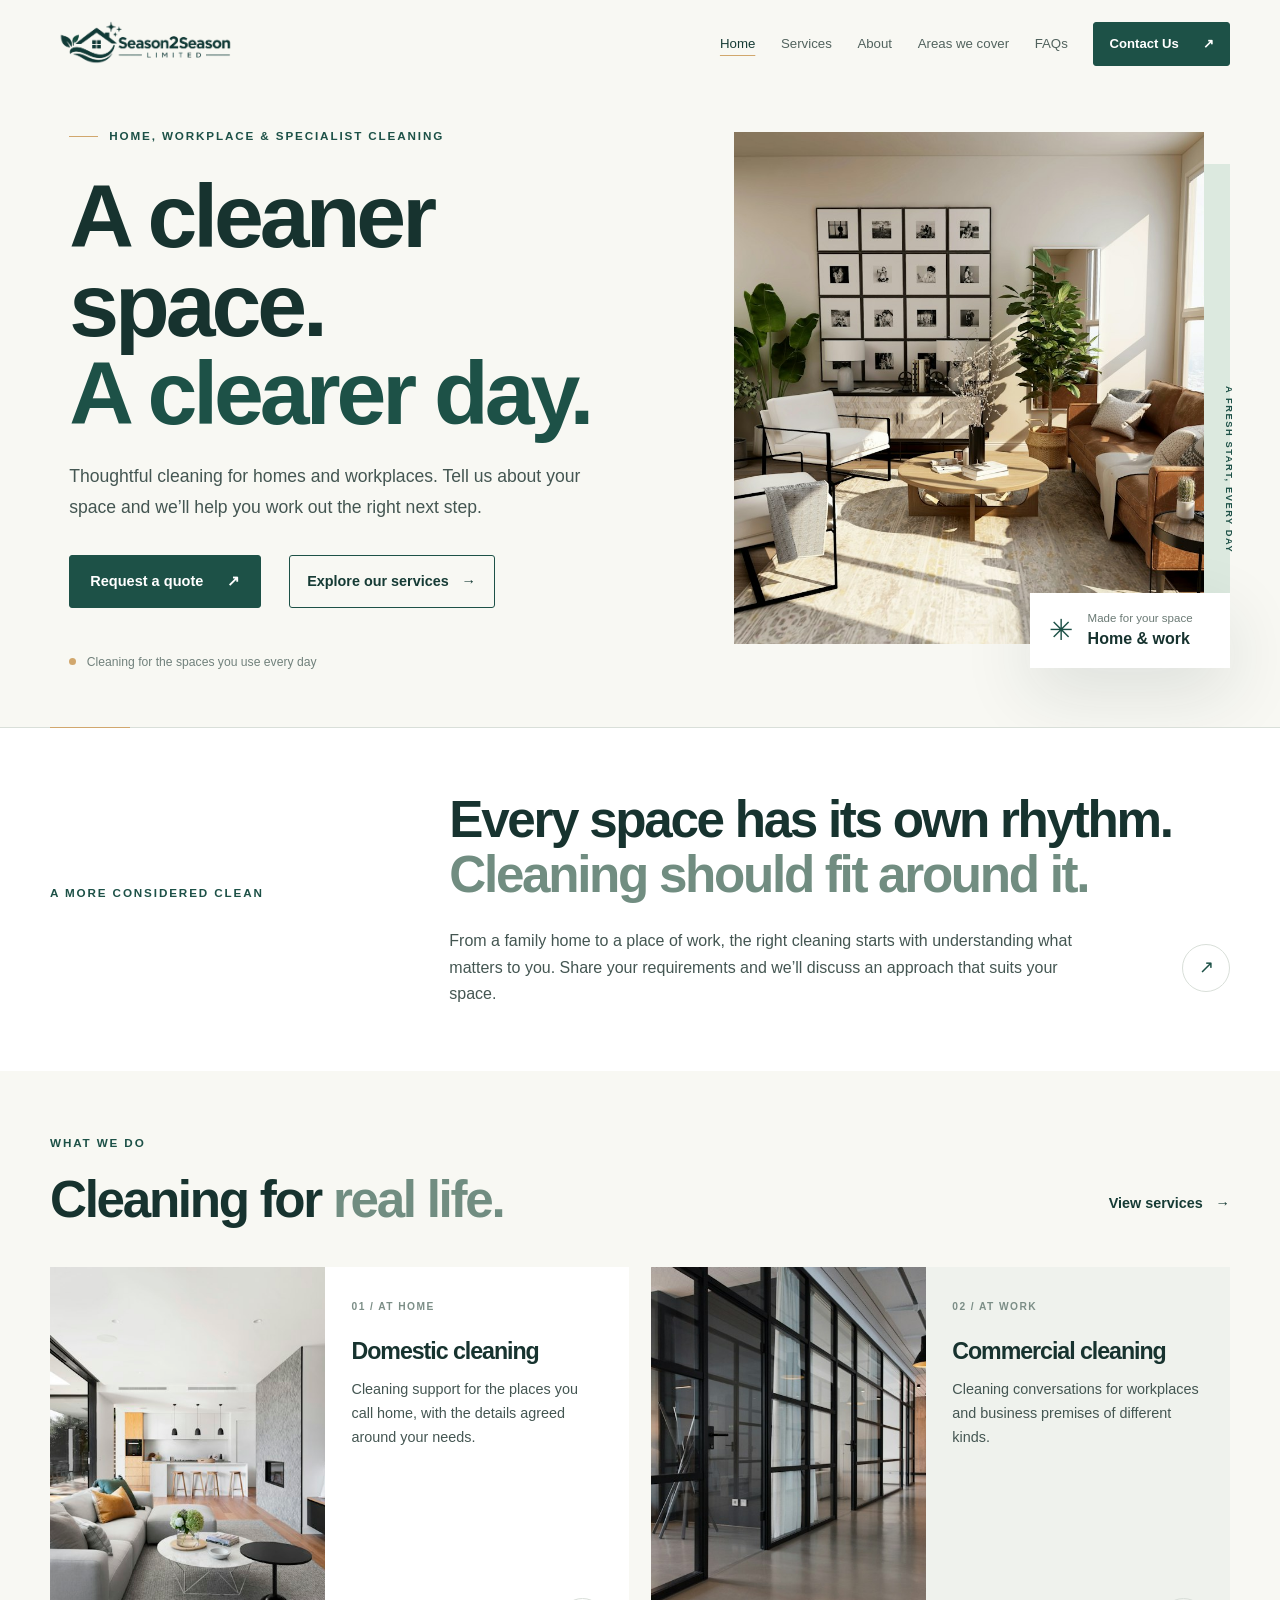
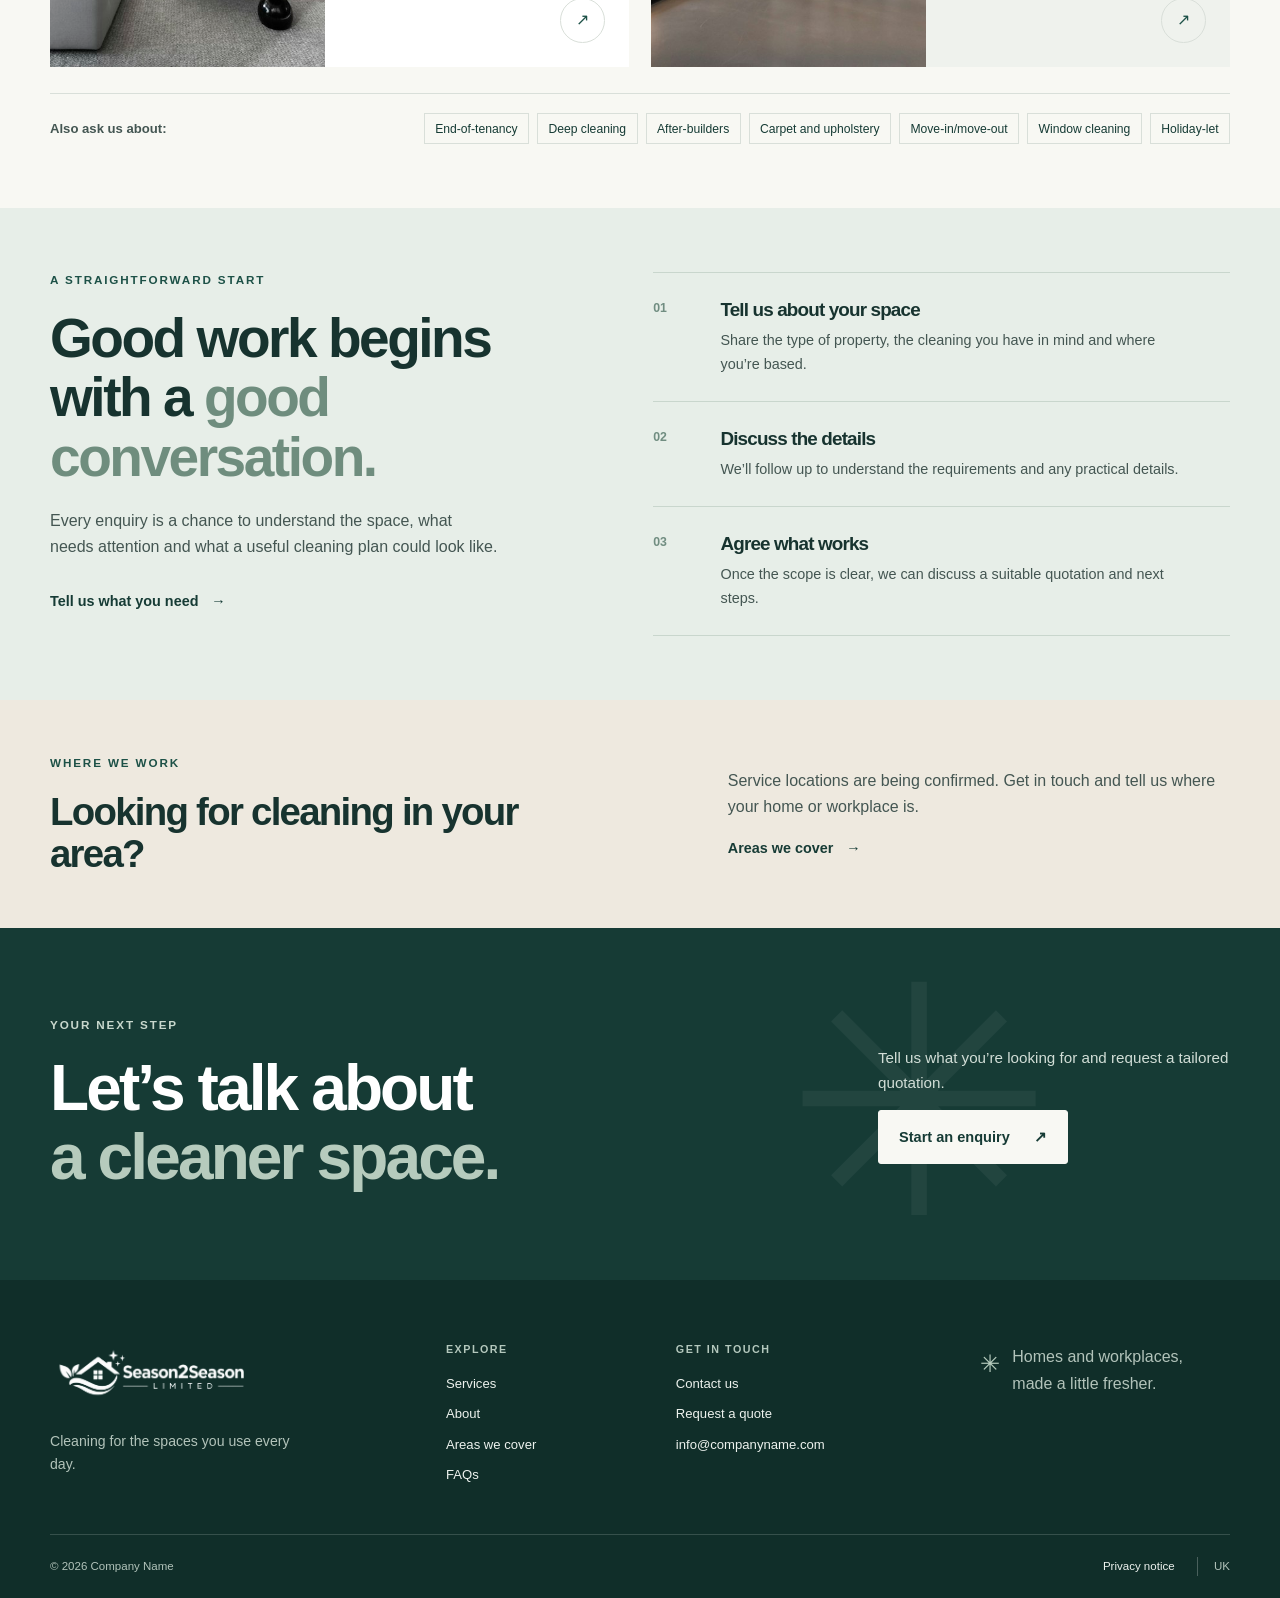
<file: index.html>
<!doctype html>
<html lang="en-GB">
<head>
  <meta charset="utf-8">
  <meta name="viewport" content="width=device-width, initial-scale=1">
  <meta name="description" content="Domestic, commercial and specialist cleaning shaped around your space. Tell us what you need and request a tailored quotation.">
  <meta name="theme-color" content="#163b35">
  <meta name="robots" content="noindex,nofollow">
  <meta property="og:type" content="website">
  <meta property="og:title" content="Cleaning Services | Home">
  <meta property="og:description" content="Domestic, commercial and specialist cleaning shaped around your space.">
  <title>Cleaning Services | Home</title>
  <link rel="icon" href="assets/favicon.svg" type="image/svg+xml">
  <link rel="stylesheet" href="css/style.css">
  <script src="js/config.js" defer></script>
  <script src="js/main.js" defer></script>
</head>
<body data-page="home">
  <a class="skip-link" href="#main">Skip to content</a>
  <header class="site-header">
    <div class="container header-inner">
      <a class="brand" href="index.html" aria-label="Season2season Limited home">
        <img class="brand-logo" src="images/header_logo.png" alt="">
      </a>
      <button class="menu-toggle" type="button" aria-expanded="false" aria-controls="primary-navigation">
        <span class="menu-toggle-label">Menu</span><span class="menu-icon" aria-hidden="true"><i></i><i></i></span>
      </button>
      <nav class="primary-navigation" id="primary-navigation" aria-label="Main navigation">
        <a href="index.html" data-nav="home">Home</a>
        <a href="services.html" data-nav="services">Services</a>
        <a href="about.html" data-nav="about">About</a>
        <a href="areas.html" data-nav="areas">Areas we cover</a>
        <a href="faq.html" data-nav="faq">FAQs</a>
        <a class="button button-small header-cta" href="contact.html">Contact Us<span aria-hidden="true">↗</span></a>
      </nav>
    </div>
  </header>

  <main id="main">
    <section class="hero">
      <div class="container hero-grid">
        <div class="hero-copy">
          <p class="eyebrow"><span class="eyebrow-line"></span> Home, workplace &amp; specialist cleaning</p>
          <h1>A cleaner space.<br><span>A clearer day.</span></h1>
          <p class="hero-intro">Thoughtful cleaning for homes and workplaces. Tell us about your space and we’ll help you work out the right next step.</p>
          <div class="hero-actions">
            <a class="button" href="contact.html">Request a quote <span aria-hidden="true">↗</span></a>
            <a class="text-link" href="services.html">Explore our services <span aria-hidden="true">→</span></a>
          </div>
          <p class="hero-note"><span class="note-dot" aria-hidden="true"></span> Cleaning for the spaces you use every day</p>
        </div>
        <div class="hero-visual">
          <img class="hero-image" src="images/home-interior.jpg" width="1200" height="1500" fetchpriority="high" alt="Light-filled living room with a neatly arranged sofa and clear surfaces">
          <div class="image-caption"><span class="caption-mark" aria-hidden="true">✳</span><span>Made for your space<br><strong>Home &amp; work</strong></span></div>
          <span class="hero-vertical-label" aria-hidden="true">A FRESH START, EVERY DAY</span>
        </div>
      </div>
      <div class="hero-bottom-rule" aria-hidden="true"></div>
    </section>

    <section class="section intro-section">
      <div class="container intro-grid">
        <p class="eyebrow">A more considered clean</p>
        <div>
          <h2>Every space has its own rhythm.<br><span>Cleaning should fit around it.</span></h2>
          <div class="intro-copy-row">
            <p>From a family home to a place of work, the right cleaning starts with understanding what matters to you. Share your requirements and we’ll discuss an approach that suits your space.</p>
            <a class="round-link" href="about.html" aria-label="Learn about our approach"><span aria-hidden="true">↗</span></a>
          </div>
        </div>
      </div>
    </section>

    <section class="section services-preview">
      <div class="container">
        <div class="section-heading">
          <div><p class="eyebrow">What we do</p><h2>Cleaning for <span>real life.</span></h2></div>
          <a class="text-link" href="services.html">View services <span aria-hidden="true">→</span></a>
        </div>
        <div class="service-grid">
          <article class="service-card service-card-home">
            <img src="images/home-cleaning.jpg" width="900" height="650" loading="lazy" alt="A bright, uncluttered home interior">
            <div class="service-card-content">
              <p class="card-index">01 / AT HOME</p>
              <h3>Domestic cleaning</h3>
              <p>Cleaning support for the places you call home, with the details agreed around your needs.</p>
              <a class="circle-arrow" href="services.html#domestic" aria-label="Explore domestic cleaning"><span aria-hidden="true">↗</span></a>
            </div>
          </article>
          <article class="service-card service-card-work">
            <img src="images/workplace.jpg" width="900" height="650" loading="lazy" alt="A calm, naturally lit modern workspace">
            <div class="service-card-content">
              <p class="card-index">02 / AT WORK</p>
              <h3>Commercial cleaning</h3>
              <p>Cleaning conversations for workplaces and business premises of different kinds.</p>
              <a class="circle-arrow" href="services.html#commercial" aria-label="Explore commercial cleaning"><span aria-hidden="true">↗</span></a>
            </div>
          </article>
        </div>
        <div class="service-extra-links">
          <p>Also ask us about:</p>
          <ul>
            <li><a href="services.html#end-of-tenancy-cleaning">End-of-tenancy</a></li>
            <li><a href="services.html#deep-cleaning">Deep cleaning</a></li>
            <li><a href="services.html#after-builders-cleaning">After-builders</a></li>
            <li><a href="services.html#carpet-and-upholstery-cleaning">Carpet and upholstery</a></li>
            <li><a href="services.html#move-in-move-out-cleaning">Move-in/move-out</a></li>
            <li><a href="services.html#window-cleaning">Window cleaning</a></li>
            <li><a href="services.html#holiday-let-cleaning">Holiday-let</a></li>
          </ul>
        </div>
      </div>
    </section>

    <section class="section approach-section">
      <div class="container approach-layout">
        <div class="approach-heading">
          <p class="eyebrow">A straightforward start</p>
          <h2>Good work begins<br>with a <span>good conversation.</span></h2>
          <p>Every enquiry is a chance to understand the space, what needs attention and what a useful cleaning plan could look like.</p>
          <a class="text-link" href="contact.html">Tell us what you need <span aria-hidden="true">→</span></a>
        </div>
        <ol class="steps-list">
          <li><span class="step-number">01</span><div><h3>Tell us about your space</h3><p>Share the type of property, the cleaning you have in mind and where you’re based.</p></div></li>
          <li><span class="step-number">02</span><div><h3>Discuss the details</h3><p>We’ll follow up to understand the requirements and any practical details.</p></div></li>
          <li><span class="step-number">03</span><div><h3>Agree what works</h3><p>Once the scope is clear, we can discuss a suitable quotation and next steps.</p></div></li>
        </ol>
      </div>
    </section>

    <section class="areas-strip">
      <div class="container areas-strip-inner">
        <div><p class="eyebrow">Where we work</p><h2>Looking for cleaning in your area?</h2></div>
        <div><p>Service locations are being confirmed. Get in touch and tell us where your home or workplace is.</p><a class="text-link" href="areas.html">Areas we cover <span aria-hidden="true">→</span></a></div>
      </div>
    </section>

    <section class="cta-section">
      <div class="container cta-inner">
        <div><p class="eyebrow eyebrow-light">Your next step</p><h2>Let’s talk about<br><span>a cleaner space.</span></h2></div>
        <div class="cta-action"><p>Tell us what you’re looking for and request a tailored quotation.</p><a class="button button-light" href="contact.html">Start an enquiry <span aria-hidden="true">↗</span></a></div>
        <span class="cta-spark" aria-hidden="true">✳</span>
      </div>
    </section>
  </main>

  <footer class="site-footer">
    <div class="container">
      <div class="footer-main">
        <div class="footer-brand"><a class="brand brand-footer" href="index.html"><img class="brand-logo" src="images/footer_logo.png" alt="Season2season Limited"></a><p>Cleaning for the spaces you use every day.</p></div>
        <div class="footer-column"><h2>Explore</h2><a href="services.html">Services</a><a href="about.html">About</a><a href="areas.html">Areas we cover</a><a href="faq.html">FAQs</a></div>
        <div class="footer-column"><h2>Get in touch</h2><a href="contact.html">Contact us</a><a href="contact.html">Request a quote</a><span data-contact-summary>Contact details to be confirmed</span></div>
        <div class="footer-note"><span class="footer-spark" aria-hidden="true">✳</span><p>Homes and workplaces,<br>made a little fresher.</p></div>
      </div>
      <div class="footer-bottom"><span>© <span data-year></span> <span data-company-name>Company Name</span></span><div><a href="privacy.html">Privacy notice</a><span class="footer-location">UK</span></div></div>
    </div>
  </footer>
</body>
</html>
</file>
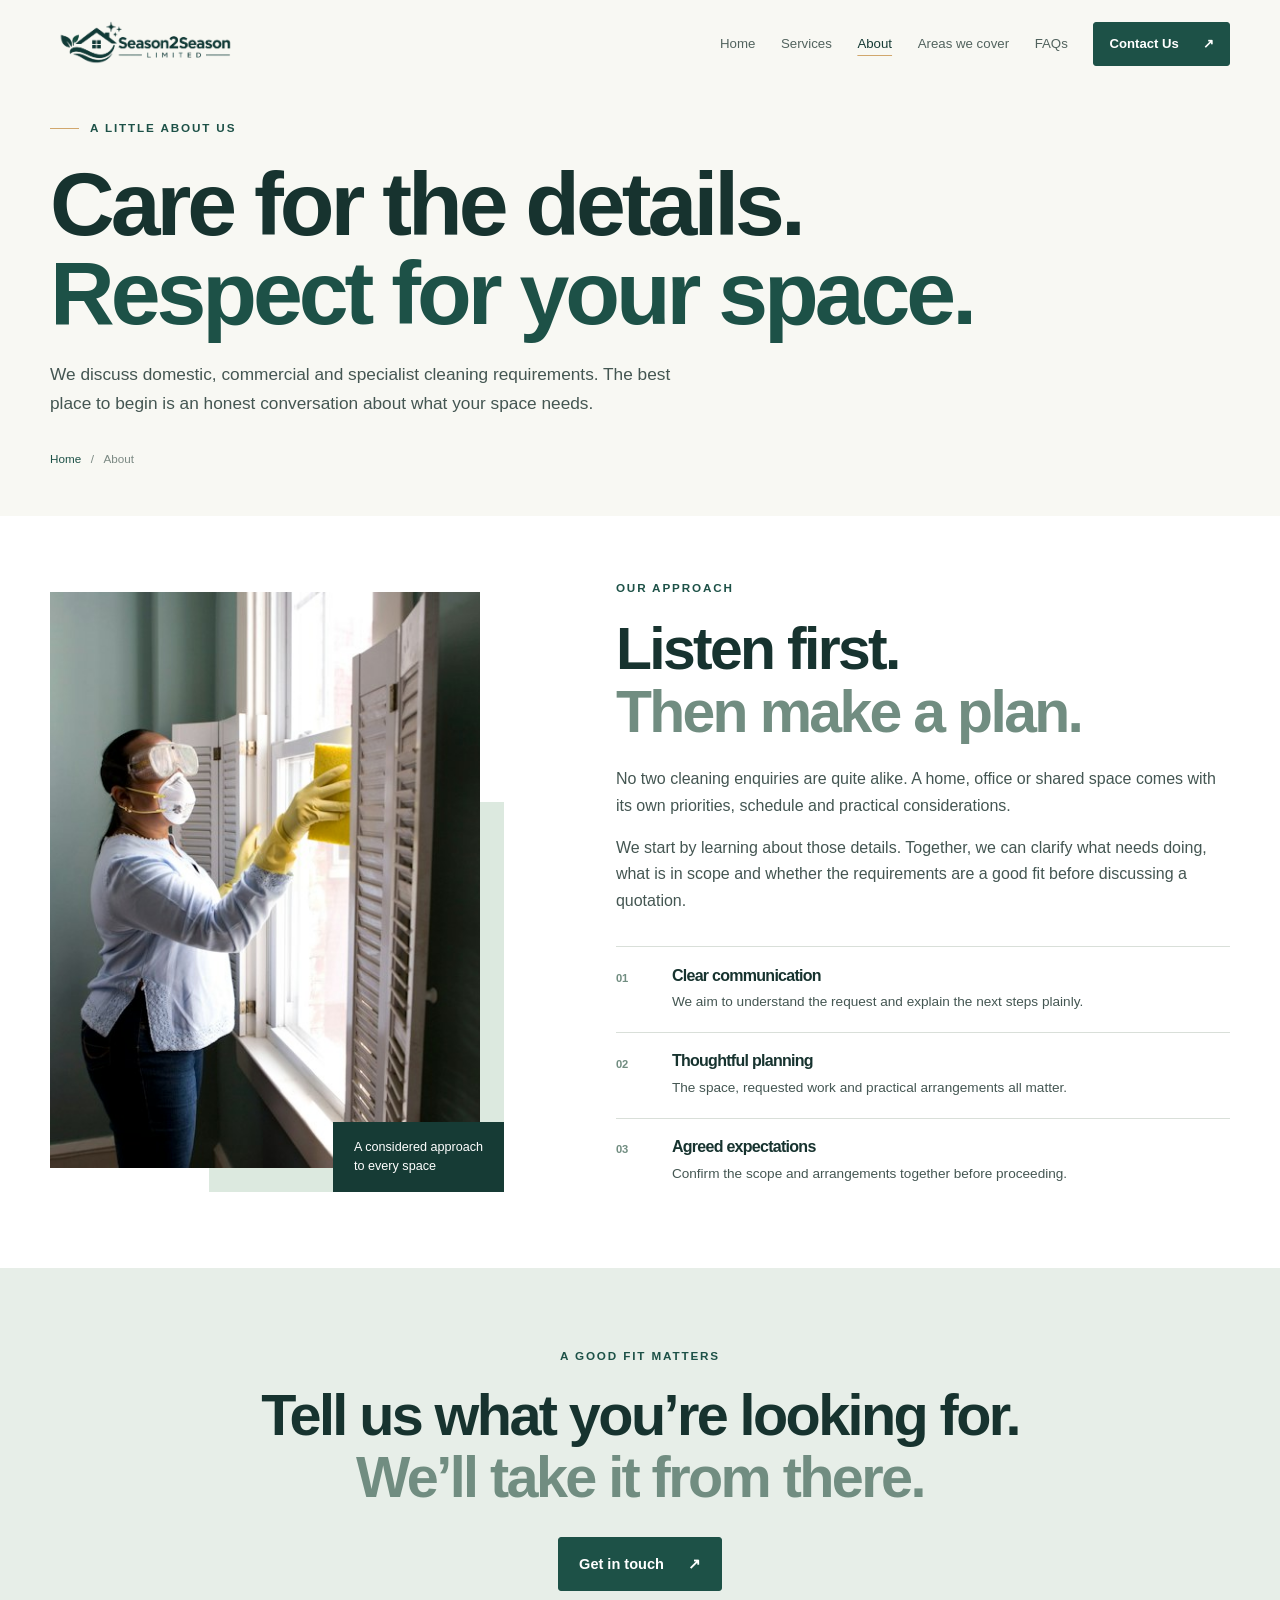
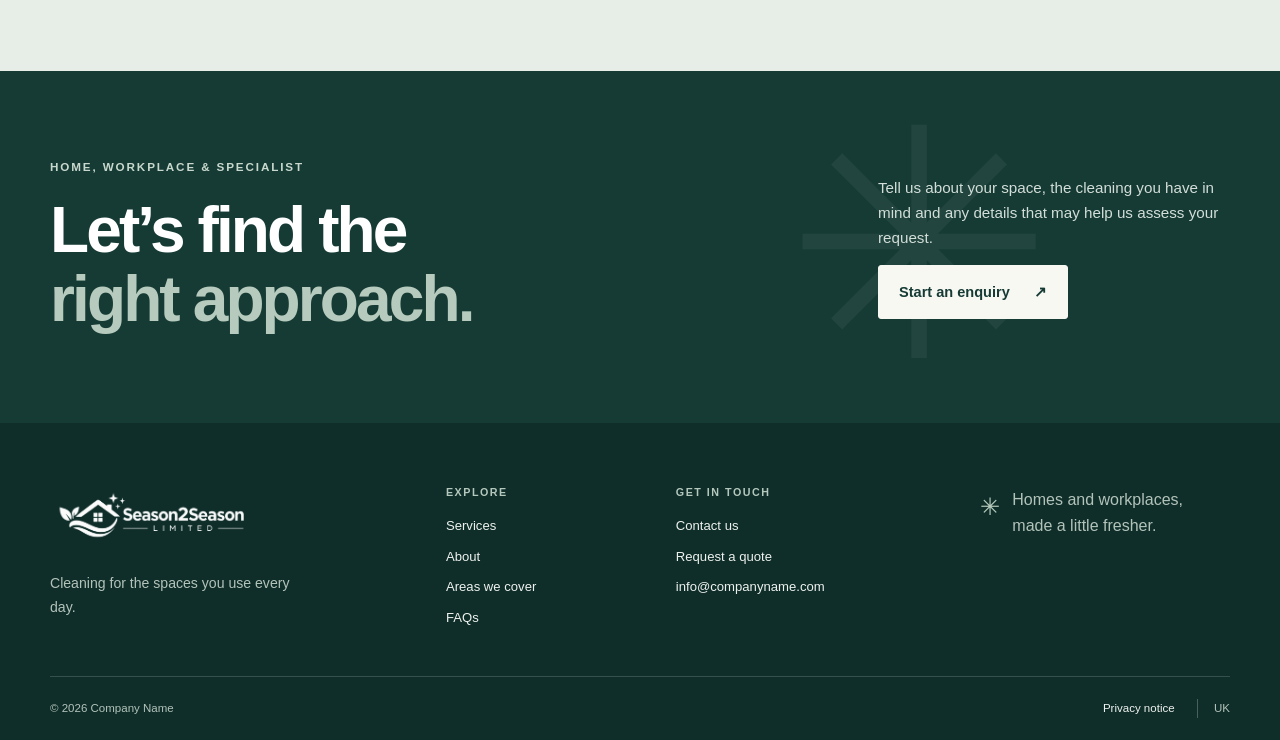
<file: about.html>
<!doctype html>
<html lang="en-GB">
<head>
  <meta charset="utf-8">
  <meta name="viewport" content="width=device-width, initial-scale=1">
  <meta name="description" content="Learn about our considered approach to home, workplace and specialist cleaning, and how to start a conversation about your space.">
  <meta name="theme-color" content="#163b35">
  <meta name="robots" content="noindex,nofollow">
  <meta property="og:type" content="website">
  <meta property="og:title" content="Cleaning Services | About">
  <meta property="og:description" content="A considered approach to home, workplace and specialist cleaning.">
  <title>Cleaning Services | About</title>
  <link rel="icon" href="assets/favicon.svg" type="image/svg+xml">
  <link rel="stylesheet" href="css/style.css">
  <script src="js/config.js" defer></script>
  <script src="js/main.js" defer></script>
</head>
<body data-page="about">
  <a class="skip-link" href="#main">Skip to content</a>
  <header class="site-header"><div class="container header-inner">
    <a class="brand" href="index.html" aria-label="Season2season Limited home"><img class="brand-logo" src="images/header_logo.png" alt=""></a>
    <button class="menu-toggle" type="button" aria-expanded="false" aria-controls="primary-navigation"><span class="menu-toggle-label">Menu</span><span class="menu-icon" aria-hidden="true"><i></i><i></i></span></button>
    <nav class="primary-navigation" id="primary-navigation" aria-label="Main navigation">
      <a href="index.html" data-nav="home">Home</a><a href="services.html" data-nav="services">Services</a><a href="about.html" data-nav="about">About</a><a href="areas.html" data-nav="areas">Areas we cover</a><a href="faq.html" data-nav="faq">FAQs</a><a class="button button-small header-cta" href="contact.html">Contact Us <span aria-hidden="true">↗</span></a>
    </nav>
  </div></header>
  <main id="main">
    <section class="page-hero"><div class="container page-hero-inner"><p class="eyebrow"><span class="eyebrow-line"></span> A little about us</p><h1>Care for the details.<br><span>Respect for your space.</span></h1><p>We discuss domestic, commercial and specialist cleaning requirements. The best place to begin is an honest conversation about what your space needs.</p><div class="breadcrumb"><a href="index.html">Home</a><span aria-hidden="true">/</span><span aria-current="page">About</span></div></div></section>
    <section class="section about-story"><div class="container about-story-grid"><div class="about-photo-wrap"><img src="images/cleaning-detail.jpg" width="900" height="1100" loading="lazy" alt="Cleaning professional carefully wiping a kitchen surface"><span class="photo-note">A considered approach<br>to every space</span></div><div class="about-story-copy"><p class="eyebrow">Our approach</p><h2>Listen first.<br><span>Then make a plan.</span></h2><p>No two cleaning enquiries are quite alike. A home, office or shared space comes with its own priorities, schedule and practical considerations.</p><p>We start by learning about those details. Together, we can clarify what needs doing, what is in scope and whether the requirements are a good fit before discussing a quotation.</p><div class="about-values"><div><span class="value-mark" aria-hidden="true">01</span><div><h3>Clear communication</h3><p>We aim to understand the request and explain the next steps plainly.</p></div></div><div><span class="value-mark" aria-hidden="true">02</span><div><h3>Thoughtful planning</h3><p>The space, requested work and practical arrangements all matter.</p></div></div><div><span class="value-mark" aria-hidden="true">03</span><div><h3>Agreed expectations</h3><p>Confirm the scope and arrangements together before proceeding.</p></div></div></div></div></div></section>
    <section class="about-banner"><div class="container about-banner-inner"><p class="eyebrow">A good fit matters</p><h2>Tell us what you’re looking for.<br><span>We’ll take it from there.</span></h2><a class="button" href="contact.html">Get in touch <span aria-hidden="true">↗</span></a></div></section>
    <section class="cta-section"><div class="container cta-inner"><div><p class="eyebrow eyebrow-light">Home, workplace &amp; specialist</p><h2>Let’s find the<br><span>right approach.</span></h2></div><div class="cta-action"><p>Tell us about your space, the cleaning you have in mind and any details that may help us assess your request.</p><a class="button button-light" href="contact.html">Start an enquiry <span aria-hidden="true">↗</span></a></div><span class="cta-spark" aria-hidden="true">✳</span></div></section>
  </main>
  <footer class="site-footer"><div class="container"><div class="footer-main"><div class="footer-brand"><a class="brand brand-footer" href="index.html"><img class="brand-logo" src="images/footer_logo.png" alt="Season2season Limited"></a><p>Cleaning for the spaces you use every day.</p></div><div class="footer-column"><h2>Explore</h2><a href="services.html">Services</a><a href="about.html">About</a><a href="areas.html">Areas we cover</a><a href="faq.html">FAQs</a></div><div class="footer-column"><h2>Get in touch</h2><a href="contact.html">Contact us</a><a href="contact.html">Request a quote</a><span data-contact-summary>Contact details to be confirmed</span></div><div class="footer-note"><span class="footer-spark" aria-hidden="true">✳</span><p>Homes and workplaces,<br>made a little fresher.</p></div></div><div class="footer-bottom"><span>© <span data-year></span> <span data-company-name>Company Name</span></span><div><a href="privacy.html">Privacy notice</a><span class="footer-location">UK</span></div></div></div></footer>
</body>
</html>
</file>
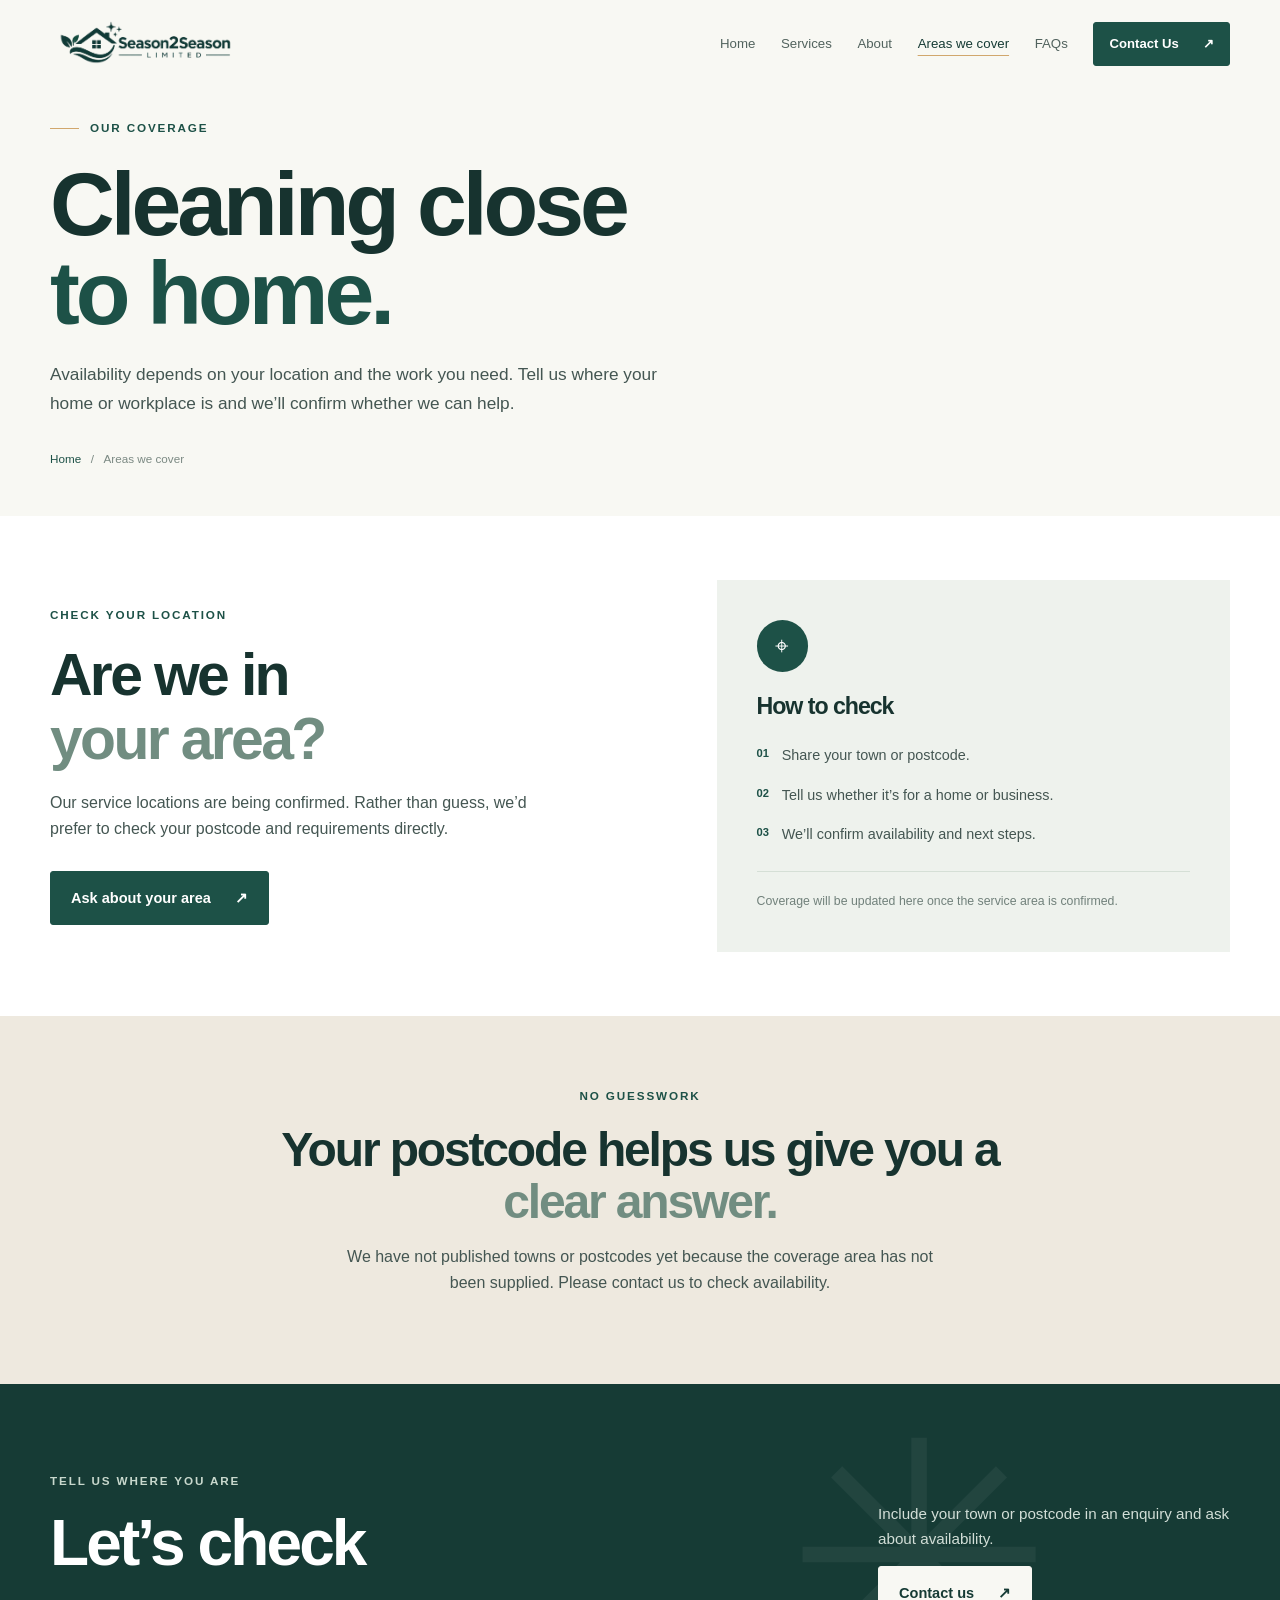
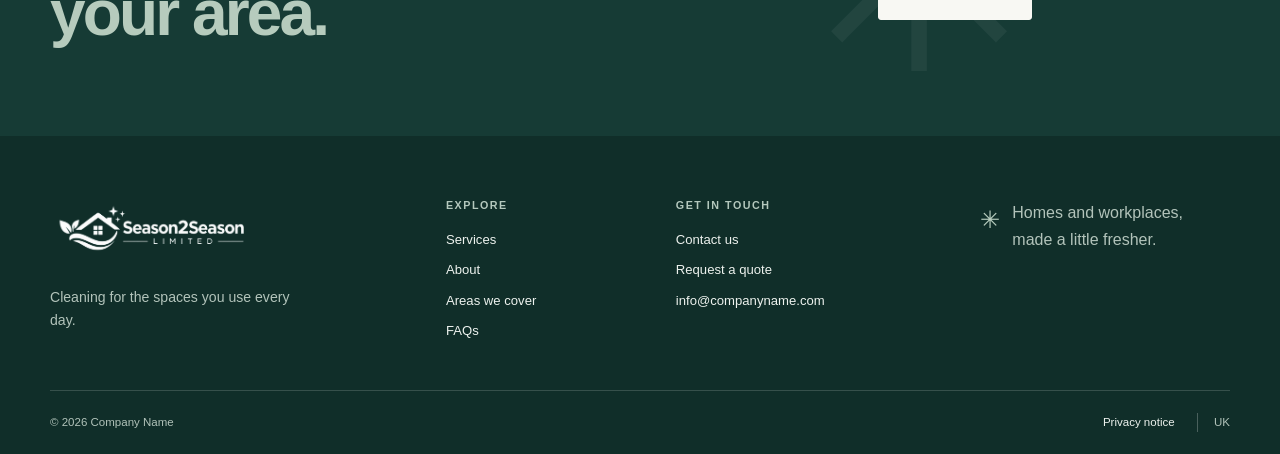
<file: areas.html>
<!doctype html>
<html lang="en-GB">
<head>
  <meta charset="utf-8">
  <meta name="viewport" content="width=device-width, initial-scale=1">
  <meta name="description" content="Ask whether cleaning for your home, workplace or specific requirements is available in your area. Service locations will be confirmed before launch.">
  <meta name="theme-color" content="#163b35">
  <meta name="robots" content="noindex,nofollow">
  <meta property="og:type" content="website">
  <meta property="og:title" content="Cleaning Services | Areas We Cover">
  <meta property="og:description" content="Ask about cleaning availability for your home or workplace.">
  <title>Cleaning Services | Areas We Cover</title>
  <link rel="icon" href="assets/favicon.svg" type="image/svg+xml">
  <link rel="stylesheet" href="css/style.css">
  <script src="js/config.js" defer></script>
  <script src="js/main.js" defer></script>
</head>
<body data-page="areas">
  <a class="skip-link" href="#main">Skip to content</a>
  <header class="site-header"><div class="container header-inner">
    <a class="brand" href="index.html" aria-label="Season2season Limited home"><img class="brand-logo" src="images/header_logo.png" alt=""></a>
    <button class="menu-toggle" type="button" aria-expanded="false" aria-controls="primary-navigation"><span class="menu-toggle-label">Menu</span><span class="menu-icon" aria-hidden="true"><i></i><i></i></span></button>
    <nav class="primary-navigation" id="primary-navigation" aria-label="Main navigation">
      <a href="index.html" data-nav="home">Home</a><a href="services.html" data-nav="services">Services</a><a href="about.html" data-nav="about">About</a><a href="areas.html" data-nav="areas">Areas we cover</a><a href="faq.html" data-nav="faq">FAQs</a><a class="button button-small header-cta" href="contact.html">Contact Us <span aria-hidden="true">↗</span></a>
    </nav>
  </div></header>
  <main id="main">
    <section class="page-hero"><div class="container page-hero-inner"><p class="eyebrow"><span class="eyebrow-line"></span> Our coverage</p><h1>Cleaning close<br><span>to home.</span></h1><p>Availability depends on your location and the work you need. Tell us where your home or workplace is and we’ll confirm whether we can help.</p><div class="breadcrumb"><a href="index.html">Home</a><span aria-hidden="true">/</span><span aria-current="page">Areas we cover</span></div></div></section>
    <section class="section area-content"><div class="container area-content-grid"><div><p class="eyebrow">Check your location</p><h2>Are we in<br><span>your area?</span></h2><p class="area-lead">Our service locations are being confirmed. Rather than guess, we’d prefer to check your postcode and requirements directly.</p><a class="button" href="contact.html">Ask about your area <span aria-hidden="true">↗</span></a></div><div class="area-check-card"><span class="area-check-icon" aria-hidden="true">⌖</span><h3>How to check</h3><ol><li><span>01</span>Share your town or postcode.</li><li><span>02</span>Tell us whether it’s for a home or business.</li><li><span>03</span>We’ll confirm availability and next steps.</li></ol><p>Coverage will be updated here once the service area is confirmed.</p></div></div></section>
    <section class="area-note"><div class="container"><p class="eyebrow">No guesswork</p><h2>Your postcode helps us give you a <span>clear answer.</span></h2><p>We have not published towns or postcodes yet because the coverage area has not been supplied. Please contact us to check availability.</p></div></section>
    <section class="cta-section"><div class="container cta-inner"><div><p class="eyebrow eyebrow-light">Tell us where you are</p><h2>Let’s check<br><span>your area.</span></h2></div><div class="cta-action"><p>Include your town or postcode in an enquiry and ask about availability.</p><a class="button button-light" href="contact.html">Contact us <span aria-hidden="true">↗</span></a></div><span class="cta-spark" aria-hidden="true">✳</span></div></section>
  </main>
  <footer class="site-footer"><div class="container"><div class="footer-main"><div class="footer-brand"><a class="brand brand-footer" href="index.html"><img class="brand-logo" src="images/footer_logo.png" alt="Season2season Limited"></a><p>Cleaning for the spaces you use every day.</p></div><div class="footer-column"><h2>Explore</h2><a href="services.html">Services</a><a href="about.html">About</a><a href="areas.html">Areas we cover</a><a href="faq.html">FAQs</a></div><div class="footer-column"><h2>Get in touch</h2><a href="contact.html">Contact us</a><a href="contact.html">Request a quote</a><span data-contact-summary>Contact details to be confirmed</span></div><div class="footer-note"><span class="footer-spark" aria-hidden="true">✳</span><p>Homes and workplaces,<br>made a little fresher.</p></div></div><div class="footer-bottom"><span>© <span data-year></span> <span data-company-name>Company Name</span></span><div><a href="privacy.html">Privacy notice</a><span class="footer-location">UK</span></div></div></div></footer>
</body>
</html>
</file>
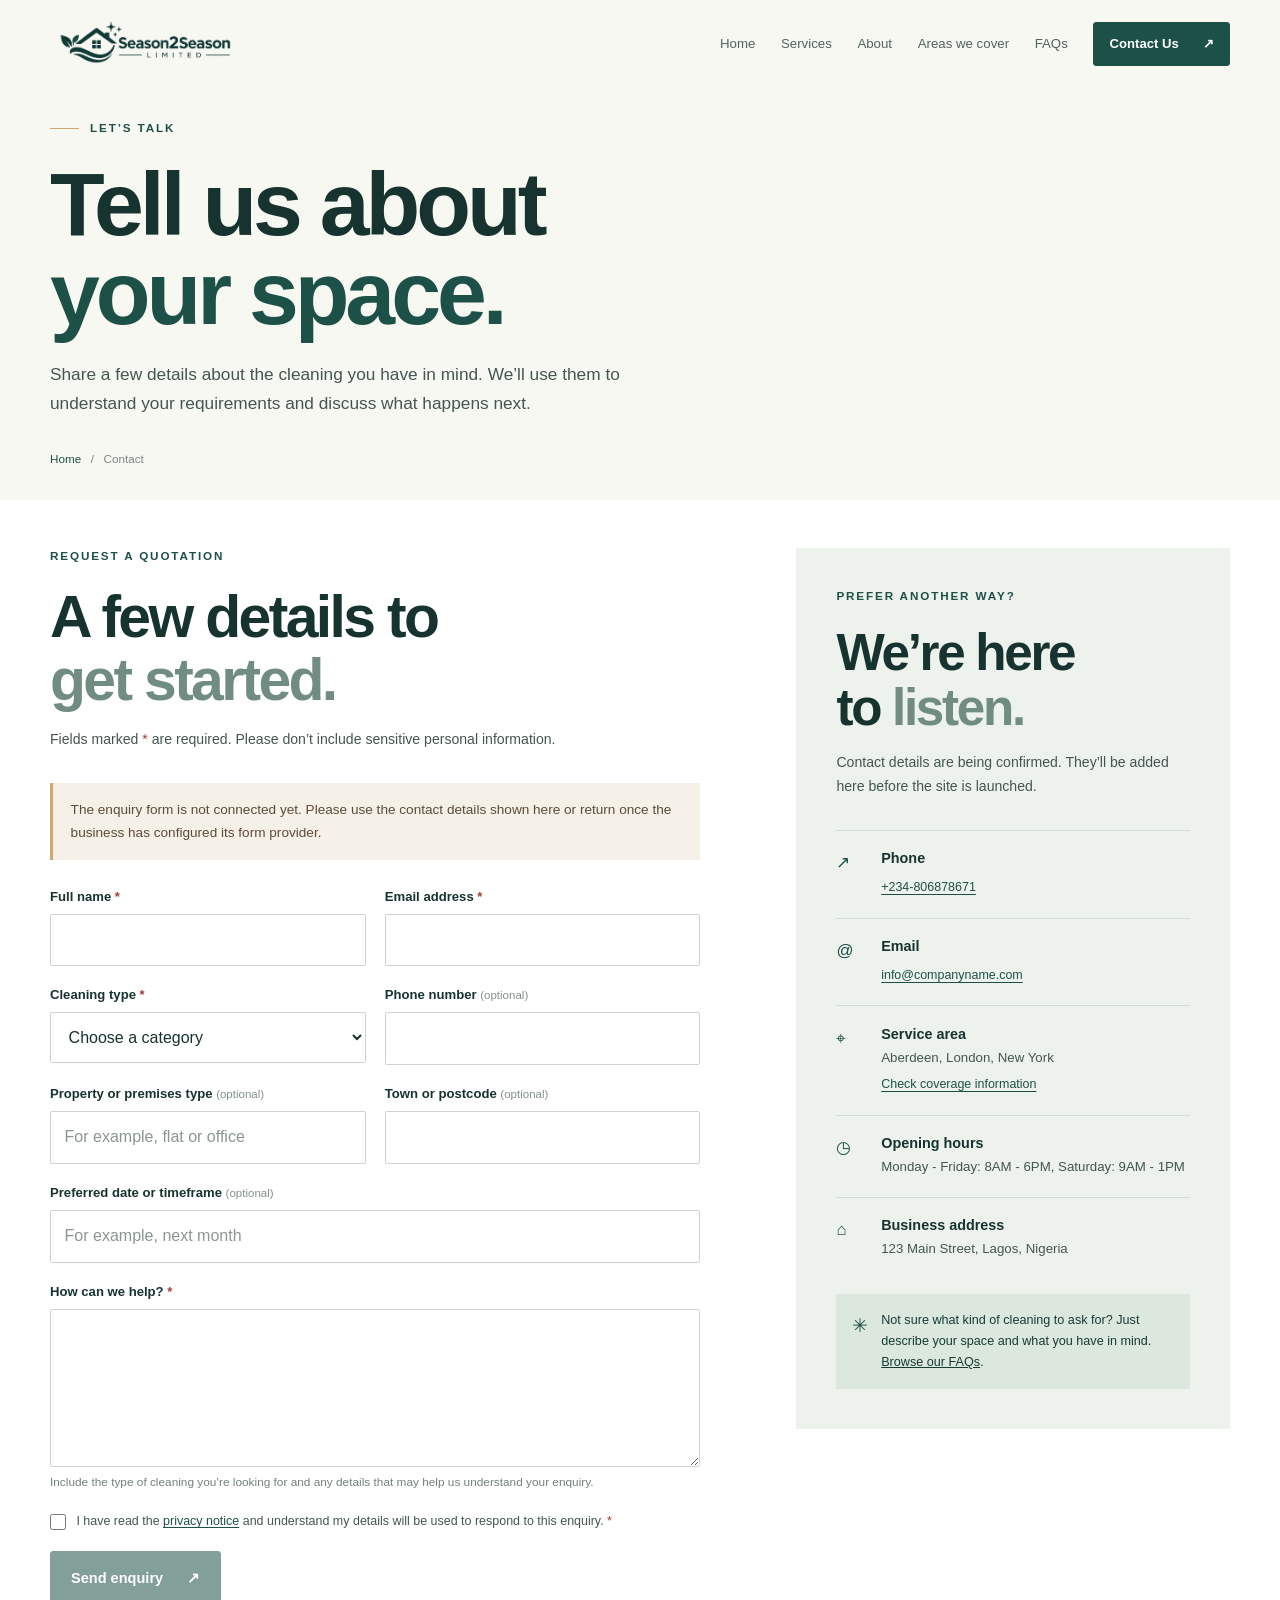
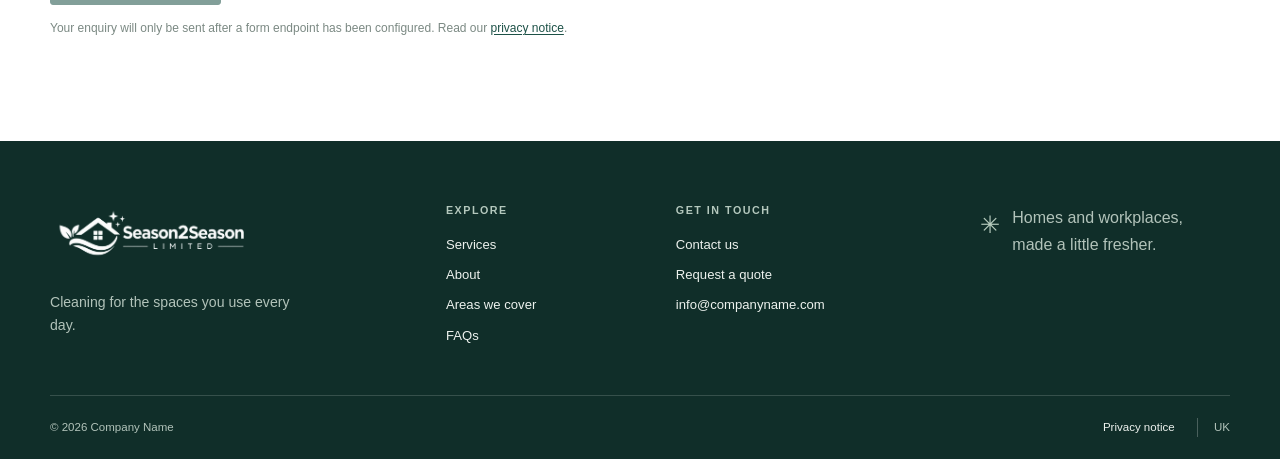
<file: contact.html>
<!doctype html>
<html lang="en-GB">
<head>
  <meta charset="utf-8">
  <meta name="viewport" content="width=device-width, initial-scale=1">
  <meta name="description" content="Request a quotation for domestic, commercial or specialist cleaning. Tell us about your space and what you need.">
  <meta name="theme-color" content="#163b35">
  <meta name="robots" content="noindex,nofollow">
  <meta property="og:type" content="website">
  <meta property="og:title" content="Cleaning Services | Contact & Quote">
  <meta property="og:description" content="Tell us about your space and request a cleaning quotation.">
  <title>Cleaning Services | Contact &amp; Quote</title>
  <link rel="icon" href="assets/favicon.svg" type="image/svg+xml">
  <link rel="stylesheet" href="css/style.css">
  <script src="js/config.js" defer></script>
  <script src="js/main.js" defer></script>
  <script src="js/contact-form.js" defer></script>
</head>
<body data-page="contact">
  <a class="skip-link" href="#main">Skip to content</a>
  <header class="site-header"><div class="container header-inner">
    <a class="brand" href="index.html" aria-label="Season2season Limited home"><img class="brand-logo" src="images/header_logo.png" alt=""></a>
    <button class="menu-toggle" type="button" aria-expanded="false" aria-controls="primary-navigation"><span class="menu-toggle-label">Menu</span><span class="menu-icon" aria-hidden="true"><i></i><i></i></span></button>
    <nav class="primary-navigation" id="primary-navigation" aria-label="Main navigation">
      <a href="index.html" data-nav="home">Home</a><a href="services.html" data-nav="services">Services</a><a href="about.html" data-nav="about">About</a><a href="areas.html" data-nav="areas">Areas we cover</a><a href="faq.html" data-nav="faq">FAQs</a><a class="button button-small header-cta" href="contact.html">Contact Us <span aria-hidden="true">↗</span></a>
    </nav>
  </div></header>
  <main id="main">
    <section class="page-hero contact-hero"><div class="container page-hero-inner"><p class="eyebrow"><span class="eyebrow-line"></span> Let’s talk</p><h1>Tell us about<br><span>your space.</span></h1><p>Share a few details about the cleaning you have in mind. We’ll use them to understand your requirements and discuss what happens next.</p><div class="breadcrumb"><a href="index.html">Home</a><span aria-hidden="true">/</span><span aria-current="page">Contact</span></div></div></section>
    <section class="section contact-section"><div class="container contact-layout">
      <div class="contact-form-wrap">
        <div class="form-heading"><p class="eyebrow">Request a quotation</p><h2>A few details to<br><span>get started.</span></h2><p>Fields marked <span aria-hidden="true">*</span> are required. Please don’t include sensitive personal information.</p></div>
        <div class="form-setup-alert" id="form-setup-alert" role="status">The enquiry form is not connected yet. Please use the contact details shown here or return once the business has configured its form provider.</div>
        <form id="quote-form" novalidate>
          <div class="form-row">
            <div class="field"><label for="full-name">Full name <span aria-hidden="true">*</span></label><input id="full-name" name="name" autocomplete="name" required maxlength="120"><span class="field-error" id="name-error"></span></div>
            <div class="field"><label for="email">Email address <span aria-hidden="true">*</span></label><input id="email" name="email" type="email" autocomplete="email" required maxlength="254"><span class="field-error" id="email-error"></span></div>
          </div>
          <div class="form-row">
            <div class="field"><label for="service">Cleaning type <span aria-hidden="true">*</span></label><select id="service" name="service" required><option value="">Choose a category</option><option value="Domestic cleaning">Domestic cleaning</option><option value="Commercial cleaning">Commercial cleaning</option><option value="End-of-tenancy cleaning">End-of-tenancy cleaning</option><option value="Deep cleaning">Deep cleaning</option><option value="Carpet and upholstery cleaning">Carpet and upholstery cleaning</option><option value="Window cleaning">Window cleaning</option><option value="After-builders cleaning">After-builders cleaning</option><option value="Move-in/move-out cleaning">Move-in/move-out cleaning</option><option value="Holiday-let cleaning">Holiday-let cleaning</option></select><span class="field-error" id="service-error"></span></div>
            <div class="field"><label for="phone">Phone number <span class="optional">(optional)</span></label><input id="phone" name="phone" type="tel" autocomplete="tel" maxlength="40"></div>
          </div>
          <div class="form-row">
            <div class="field"><label for="premises">Property or premises type <span class="optional">(optional)</span></label><input id="premises" name="premises" maxlength="120" placeholder="For example, flat or office"></div>
            <div class="field"><label for="location">Town or postcode <span class="optional">(optional)</span></label><input id="location" name="location" autocomplete="postal-code" maxlength="100"></div>
          </div>
          <div class="field"><label for="timeframe">Preferred date or timeframe <span class="optional">(optional)</span></label><input id="timeframe" name="timeframe" maxlength="120" placeholder="For example, next month"></div>
          <div class="field"><label for="message">How can we help? <span aria-hidden="true">*</span></label><textarea id="message" name="message" rows="5" required maxlength="3000" aria-describedby="message-hint"></textarea><span class="field-hint" id="message-hint">Include the type of cleaning you’re looking for and any details that may help us understand your enquiry.</span><span class="field-error" id="message-error"></span></div>
          <div class="honeypot" aria-hidden="true"><label for="website">Leave this field empty</label><input id="website" name="_gotcha" tabindex="-1" autocomplete="off"></div>
          <div class="field consent-field"><input id="privacy-acknowledgement" name="privacy_acknowledgement" type="checkbox" required><label for="privacy-acknowledgement">I have read the <a href="privacy.html">privacy notice</a> and understand my details will be used to respond to this enquiry. <span aria-hidden="true">*</span></label></div>
          <p class="field-error form-general-error" id="form-general-error" role="alert"></p>
          <button class="button form-submit" id="form-submit" type="submit" disabled>Send enquiry <span aria-hidden="true">↗</span></button>
          <p class="form-footnote">Your enquiry will only be sent after a form endpoint has been configured. Read our <a href="privacy.html">privacy notice</a>.</p>
          <p class="form-status" id="form-status" role="status" aria-live="polite"></p>
        </form>
      </div>
      <aside class="contact-aside">
        <div class="contact-aside-top"><p class="eyebrow">Prefer another way?</p><h2>We’re here<br>to <span>listen.</span></h2><p>Contact details are being confirmed. They’ll be added here before the site is launched.</p></div>
        <div class="contact-methods">
          <div class="contact-method"><span class="method-symbol" aria-hidden="true">↗</span><div><h3>Phone</h3><p data-phone-display>Phone details to be confirmed</p></div></div>
          <div class="contact-method"><span class="method-symbol" aria-hidden="true">@</span><div><h3>Email</h3><p data-email-display>Email details to be confirmed</p></div></div>
          <div class="contact-method"><span class="method-symbol" aria-hidden="true">⌖</span><div><h3>Service area</h3><p data-locations-display>Service locations to be confirmed</p><a href="areas.html">Check coverage information</a></div></div>
          <div class="contact-method"><span class="method-symbol" aria-hidden="true">◷</span><div><h3>Opening hours</h3><p data-opening-hours>Opening hours to be confirmed</p></div></div>
          <div class="contact-method"><span class="method-symbol" aria-hidden="true">⌂</span><div><h3>Business address</h3><p data-address-display>Business address not supplied</p></div></div>
        </div>
        <div class="contact-aside-note"><span aria-hidden="true">✳</span><p>Not sure what kind of cleaning to ask for? Just describe your space and what you have in mind. <a href="faq.html">Browse our FAQs</a>.</p></div>
      </aside>
    </div></section>
  </main>
  <footer class="site-footer"><div class="container"><div class="footer-main"><div class="footer-brand"><a class="brand brand-footer" href="index.html"><img class="brand-logo" src="images/footer_logo.png" alt="Season2season Limited"></a><p>Cleaning for the spaces you use every day.</p></div><div class="footer-column"><h2>Explore</h2><a href="services.html">Services</a><a href="about.html">About</a><a href="areas.html">Areas we cover</a><a href="faq.html">FAQs</a></div><div class="footer-column"><h2>Get in touch</h2><a href="contact.html">Contact us</a><a href="contact.html">Request a quote</a><span data-contact-summary>Contact details to be confirmed</span></div><div class="footer-note"><span class="footer-spark" aria-hidden="true">✳</span><p>Homes and workplaces,<br>made a little fresher.</p></div></div><div class="footer-bottom"><span>© <span data-year></span> <span data-company-name>Company Name</span></span><div><a href="privacy.html">Privacy notice</a><span class="footer-location">UK</span></div></div></div></footer>
</body>
</html>
</file>
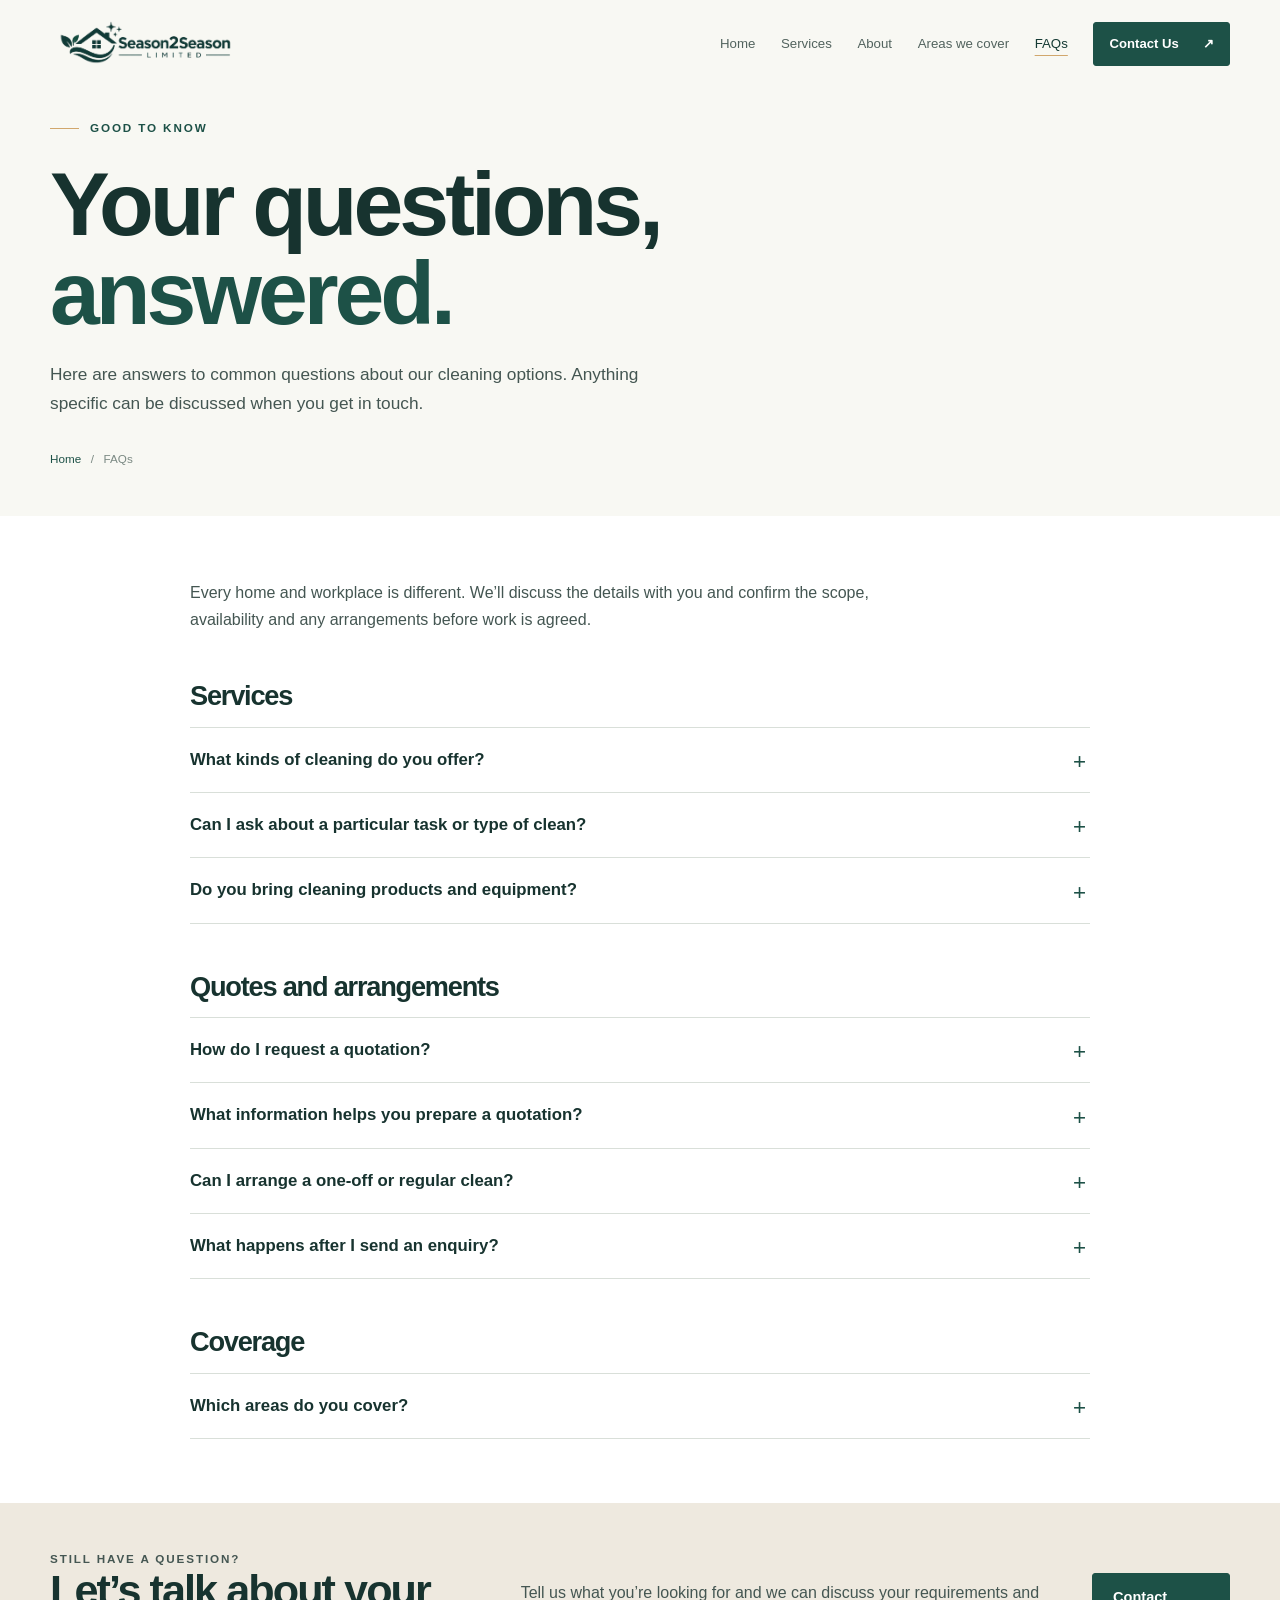
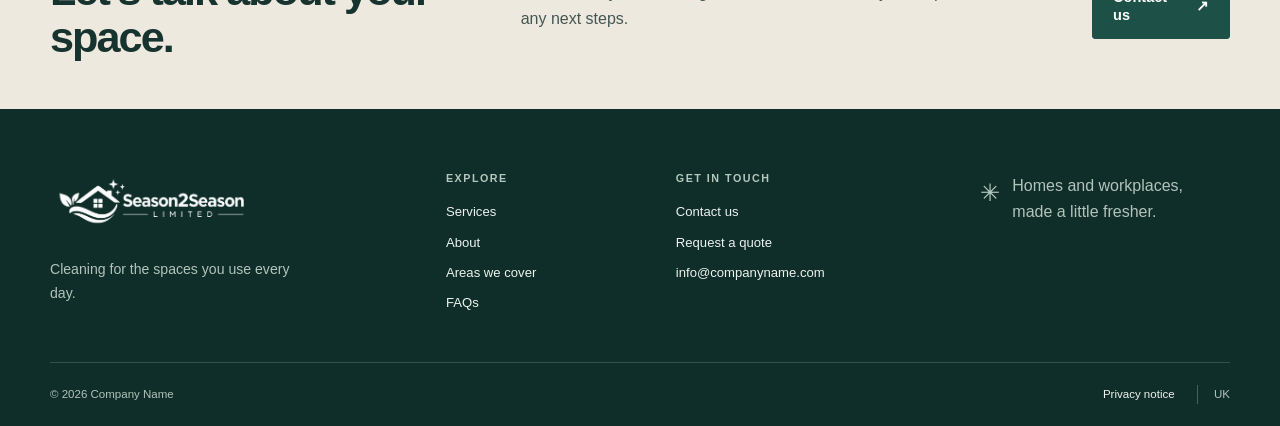
<file: faq.html>
<!doctype html>
<html lang="en-GB">
<head>
  <meta charset="utf-8">
  <meta name="viewport" content="width=device-width, initial-scale=1">
  <meta name="description" content="Answers to common questions about domestic, commercial and specialist cleaning, quotations, service areas and enquiries.">
  <meta name="theme-color" content="#163b35">
  <meta name="robots" content="noindex,nofollow">
  <meta property="og:type" content="website">
  <meta property="og:title" content="Cleaning Services | FAQs">
  <meta property="og:description" content="Find answers to common questions about our cleaning services and enquiries.">
  <title>Cleaning Services | FAQs</title>
  <link rel="icon" href="assets/favicon.svg" type="image/svg+xml">
  <link rel="stylesheet" href="css/style.css">
  <script src="js/config.js" defer></script>
  <script src="js/main.js" defer></script>
</head>
<body data-page="faq">
  <a class="skip-link" href="#main">Skip to content</a>
  <header class="site-header"><div class="container header-inner">
    <a class="brand" href="index.html" aria-label="Season2season Limited home"><img class="brand-logo" src="images/header_logo.png" alt=""></a>
    <button class="menu-toggle" type="button" aria-expanded="false" aria-controls="primary-navigation"><span class="menu-toggle-label">Menu</span><span class="menu-icon" aria-hidden="true"><i></i><i></i></span></button>
    <nav class="primary-navigation" id="primary-navigation" aria-label="Main navigation">
      <a href="index.html" data-nav="home">Home</a><a href="services.html" data-nav="services">Services</a><a href="about.html" data-nav="about">About</a><a href="areas.html" data-nav="areas">Areas we cover</a><a href="faq.html" data-nav="faq">FAQs</a><a class="button button-small header-cta" href="contact.html">Contact Us <span aria-hidden="true">↗</span></a>
    </nav>
  </div></header>
  <main id="main">
    <section class="page-hero"><div class="container page-hero-inner"><p class="eyebrow"><span class="eyebrow-line"></span> Good to know</p><h1>Your questions,<br><span>answered.</span></h1><p>Here are answers to common questions about our cleaning options. Anything specific can be discussed when you get in touch.</p><div class="breadcrumb"><a href="index.html">Home</a><span aria-hidden="true">/</span><span aria-current="page">FAQs</span></div></div></section>
    <section class="section faq-content"><div class="container faq-layout">
      <p class="faq-intro">Every home and workplace is different. We’ll discuss the details with you and confirm the scope, availability and any arrangements before work is agreed.</p>
      <section class="faq-group" aria-labelledby="faq-services-heading">
        <h2 id="faq-services-heading">Services</h2>
        <div class="faq-list">
          <details><summary>What kinds of cleaning do you offer?</summary><div class="faq-answer"><p>Alongside domestic and commercial cleaning, you can ask about end-of-tenancy, deep, carpet and upholstery, window, after-builders, move-in/move-out and holiday-let cleaning. Tell us about your space and requirements so we can confirm whether the work, equipment and availability are suitable.</p><p><a href="services.html">See the service options</a> or <a href="contact.html">send an enquiry</a>.</p></div></details>
          <details><summary>Can I ask about a particular task or type of clean?</summary><div class="faq-answer"><p>Yes. Include the tasks or areas you have in mind in your enquiry. Specific services are subject to discussion and confirmation before any work is agreed.</p></div></details>
          <details><summary>Do you bring cleaning products and equipment?</summary><div class="faq-answer"><p>Arrangements can depend on the requirements of your space. Please mention this when you enquire so the details can be discussed and agreed in advance.</p></div></details>
        </div>
      </section>
      <section class="faq-group" aria-labelledby="faq-booking-heading">
        <h2 id="faq-booking-heading">Quotes and arrangements</h2>
        <div class="faq-list">
          <details><summary>How do I request a quotation?</summary><div class="faq-answer"><p>Use the <a href="contact.html">contact form</a> to share the type of cleaning, your property or premises and what you would like help with. We can discuss the requirements and quotation once we understand the scope.</p></div></details>
          <details><summary>What information helps you prepare a quotation?</summary><div class="faq-answer"><p>Useful details include the size and type of space, the areas or tasks you want covered, how often you’re considering cleaning, your location and any access or scheduling considerations.</p></div></details>
          <details><summary>Can I arrange a one-off or regular clean?</summary><div class="faq-answer"><p>Tell us what you’re looking for and how often you may need cleaning. Availability and arrangements will be discussed with you before anything is confirmed.</p></div></details>
          <details><summary>What happens after I send an enquiry?</summary><div class="faq-answer"><p>Your details help us understand what you need. We can follow up to discuss the space, scope and practical details, then agree any suitable next steps and quotation with you.</p></div></details>
        </div>
      </section>
      <section class="faq-group" aria-labelledby="faq-areas-heading">
        <h2 id="faq-areas-heading">Coverage</h2>
        <div class="faq-list">
          <details><summary>Which areas do you cover?</summary><div class="faq-answer"><p>Service locations are being confirmed. Share your town or postcode in the <a href="contact.html">contact form</a> and ask us to confirm availability for your area.</p></div></details>
        </div>
      </section>
    </div></section>
    <section class="faq-contact"><div class="container faq-contact-inner"><div><p class="eyebrow">Still have a question?</p><h2>Let’s talk about your space.</h2></div><p>Tell us what you’re looking for and we can discuss your requirements and any next steps.</p><a class="button" href="contact.html">Contact us <span aria-hidden="true">↗</span></a></div></section>
  </main>
  <footer class="site-footer"><div class="container"><div class="footer-main"><div class="footer-brand"><a class="brand brand-footer" href="index.html"><img class="brand-logo" src="images/footer_logo.png" alt="Season2season Limited"></a><p>Cleaning for the spaces you use every day.</p></div><div class="footer-column"><h2>Explore</h2><a href="services.html">Services</a><a href="about.html">About</a><a href="areas.html">Areas we cover</a><a href="faq.html">FAQs</a></div><div class="footer-column"><h2>Get in touch</h2><a href="contact.html">Contact us</a><a href="contact.html">Request a quote</a><span data-contact-summary>Contact details to be confirmed</span></div><div class="footer-note"><span class="footer-spark" aria-hidden="true">✳</span><p>Homes and workplaces,<br>made a little fresher.</p></div></div><div class="footer-bottom"><span>© <span data-year></span> <span data-company-name>Company Name</span></span><div><a href="privacy.html">Privacy notice</a><span class="footer-location">UK</span></div></div></div></footer>
</body>
</html>
</file>
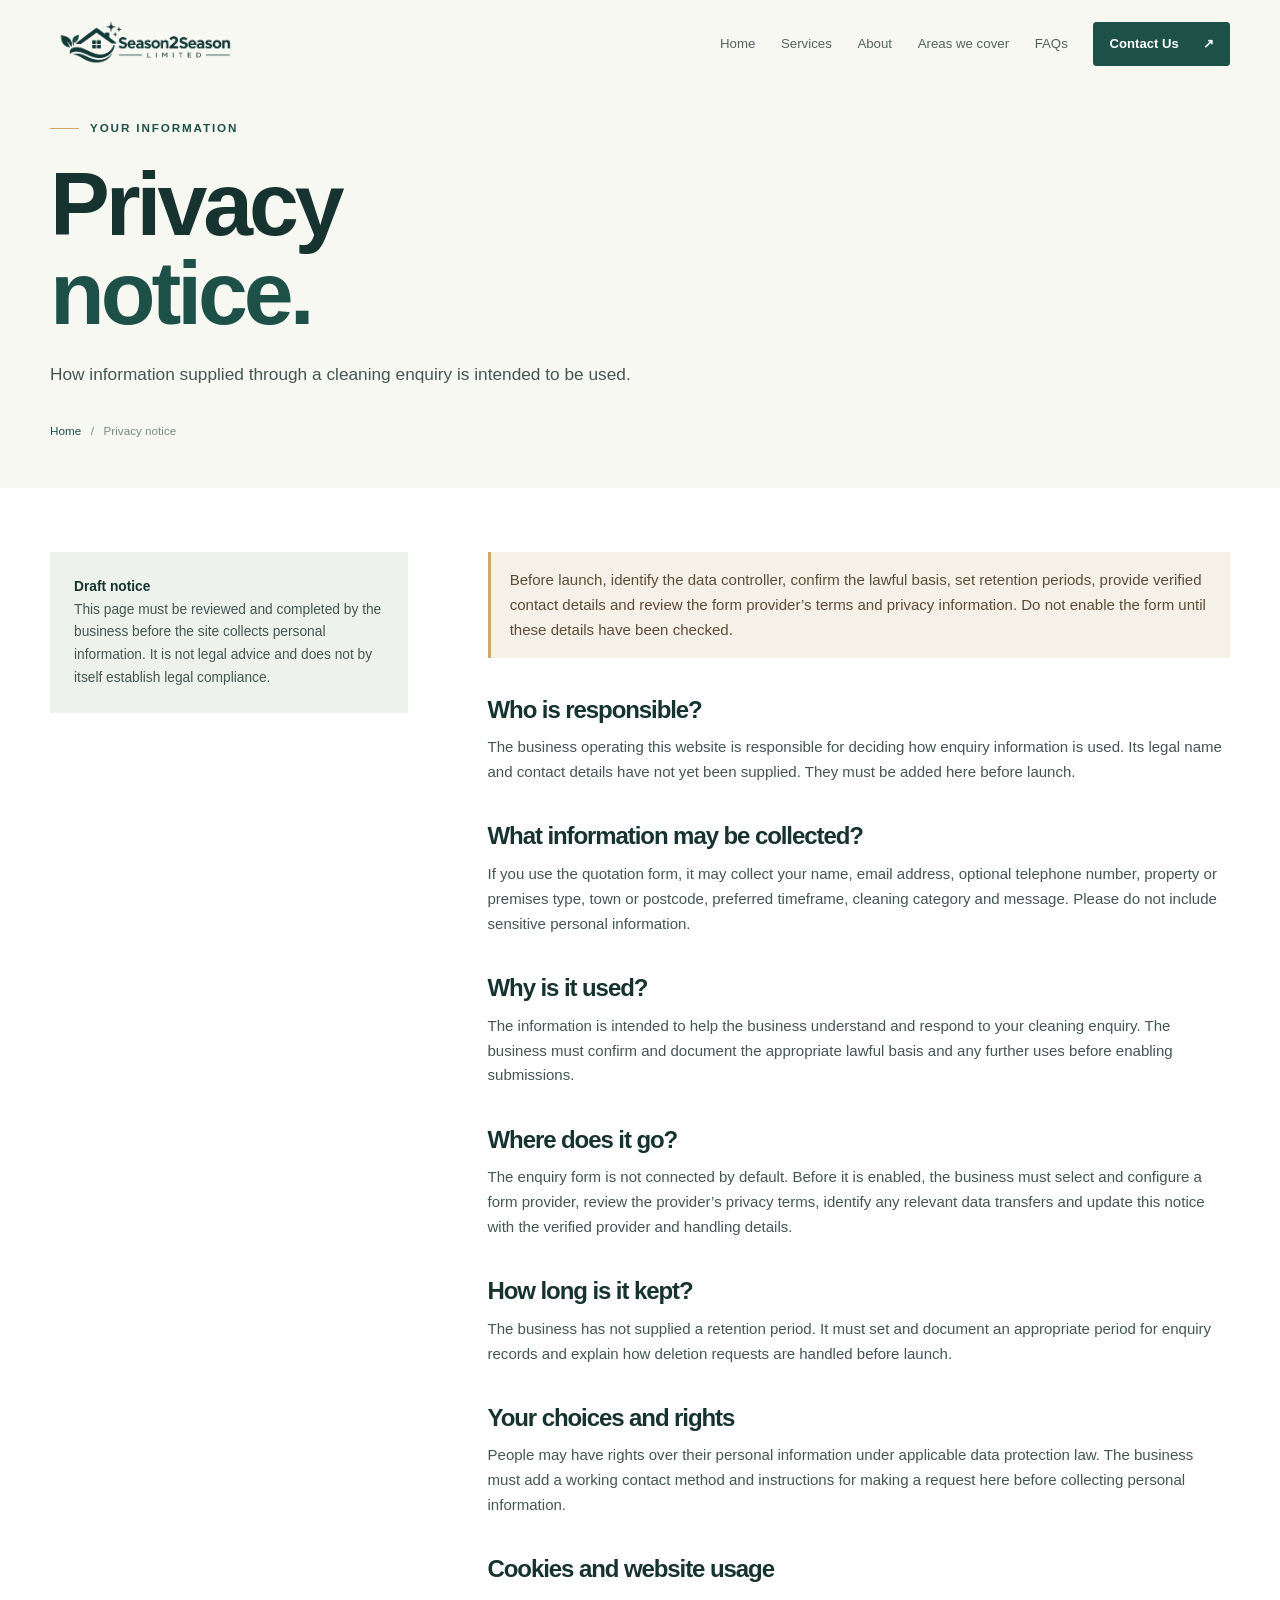
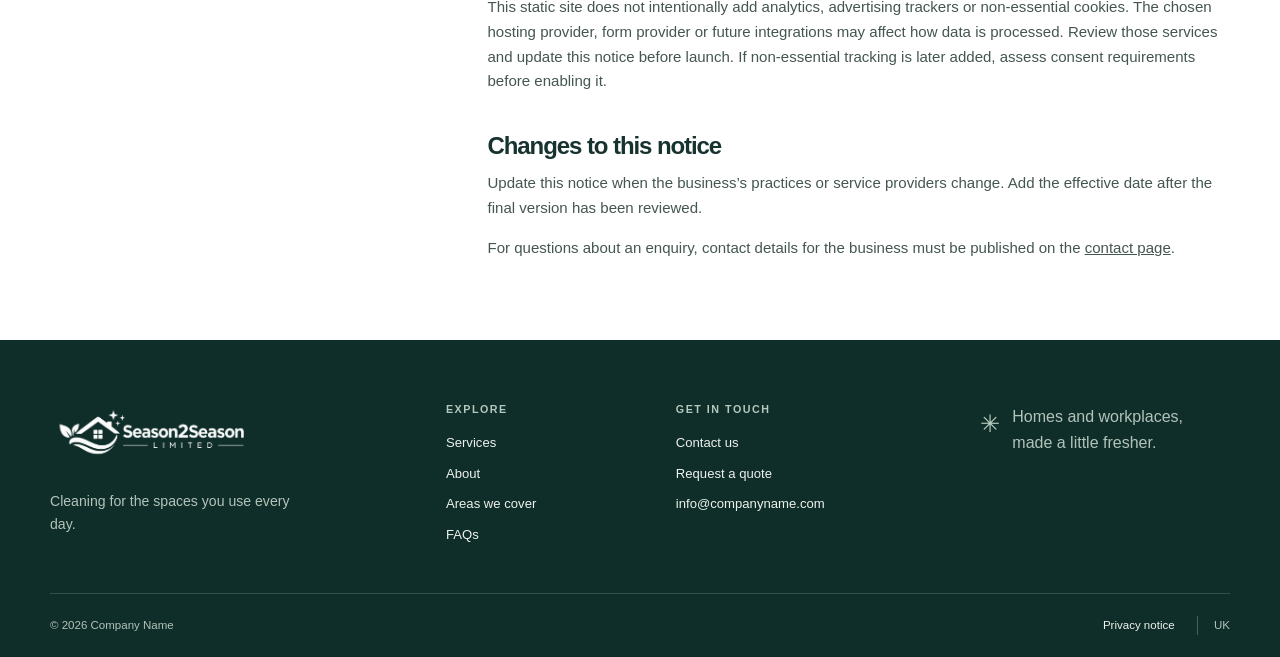
<file: privacy.html>
<!doctype html>
<html lang="en-GB">
<head>
  <meta charset="utf-8">
  <meta name="viewport" content="width=device-width, initial-scale=1">
  <meta name="description" content="Privacy information for cleaning service enquiries. This draft must be completed with verified business and provider details before launch.">
  <meta name="theme-color" content="#163b35">
  <meta property="og:type" content="website">
  <meta property="og:title" content="Cleaning Services | Privacy Notice">
  <meta property="og:description" content="How enquiry information is intended to be handled.">
  <meta property="og:url" content="">
  <meta name="robots" content="noindex,follow">
  <title>Cleaning Services | Privacy Notice</title>
  <link rel="icon" href="assets/favicon.svg" type="image/svg+xml">
  <link rel="stylesheet" href="css/style.css">
  <script src="js/config.js" defer></script>
  <script src="js/main.js" defer></script>
</head>
<body data-page="privacy">
  <a class="skip-link" href="#main">Skip to content</a>
  <header class="site-header"><div class="container header-inner">
    <a class="brand" href="index.html" aria-label="Season2season Limited home"><img class="brand-logo" src="images/header_logo.png" alt=""></a>
    <button class="menu-toggle" type="button" aria-expanded="false" aria-controls="primary-navigation"><span class="menu-toggle-label">Menu</span><span class="menu-icon" aria-hidden="true"><i></i><i></i></span></button>
    <nav class="primary-navigation" id="primary-navigation" aria-label="Main navigation">
      <a href="index.html" data-nav="home">Home</a><a href="services.html" data-nav="services">Services</a><a href="about.html" data-nav="about">About</a><a href="areas.html" data-nav="areas">Areas we cover</a><a href="faq.html" data-nav="faq">FAQs</a><a class="button button-small header-cta" href="contact.html">Contact Us<span aria-hidden="true">↗</span></a>
    </nav>
  </div></header>
  <main id="main">
    <section class="page-hero"><div class="container page-hero-inner"><p class="eyebrow"><span class="eyebrow-line"></span> Your information</p><h1>Privacy<br><span>notice.</span></h1><p>How information supplied through a cleaning enquiry is intended to be used.</p><div class="breadcrumb"><a href="index.html">Home</a><span aria-hidden="true">/</span><span aria-current="page">Privacy notice</span></div></div></section>
    <section class="section privacy-content"><div class="container privacy-layout">
      <aside class="privacy-aside"><strong>Draft notice</strong><br>This page must be reviewed and completed by the business before the site collects personal information. It is not legal advice and does not by itself establish legal compliance.</aside>
      <div class="privacy-copy">
        <p class="privacy-review-note">Before launch, identify the data controller, confirm the lawful basis, set retention periods, provide verified contact details and review the form provider’s terms and privacy information. Do not enable the form until these details have been checked.</p>
        <h2>Who is responsible?</h2>
        <p>The business operating this website is responsible for deciding how enquiry information is used. Its legal name and contact details have not yet been supplied. They must be added here before launch.</p>
        <h2>What information may be collected?</h2>
        <p>If you use the quotation form, it may collect your name, email address, optional telephone number, property or premises type, town or postcode, preferred timeframe, cleaning category and message. Please do not include sensitive personal information.</p>
        <h2>Why is it used?</h2>
        <p>The information is intended to help the business understand and respond to your cleaning enquiry. The business must confirm and document the appropriate lawful basis and any further uses before enabling submissions.</p>
        <h2>Where does it go?</h2>
        <p>The enquiry form is not connected by default. Before it is enabled, the business must select and configure a form provider, review the provider’s privacy terms, identify any relevant data transfers and update this notice with the verified provider and handling details.</p>
        <h2>How long is it kept?</h2>
        <p>The business has not supplied a retention period. It must set and document an appropriate period for enquiry records and explain how deletion requests are handled before launch.</p>
        <h2>Your choices and rights</h2>
        <p>People may have rights over their personal information under applicable data protection law. The business must add a working contact method and instructions for making a request here before collecting personal information.</p>
        <h2>Cookies and website usage</h2>
        <p>This static site does not intentionally add analytics, advertising trackers or non-essential cookies. The chosen hosting provider, form provider or future integrations may affect how data is processed. Review those services and update this notice before launch. If non-essential tracking is later added, assess consent requirements before enabling it.</p>
        <h2>Changes to this notice</h2>
        <p>Update this notice when the business’s practices or service providers change. Add the effective date after the final version has been reviewed.</p>
        <p>For questions about an enquiry, contact details for the business must be published on the <a href="contact.html">contact page</a>.</p>
      </div>
    </div></section>
  </main>
  <footer class="site-footer"><div class="container"><div class="footer-main"><div class="footer-brand"><a class="brand brand-footer" href="index.html"><img class="brand-logo" src="images/footer_logo.png" alt="Season2season Limited"></a><p>Cleaning for the spaces you use every day.</p></div><div class="footer-column"><h2>Explore</h2><a href="services.html">Services</a><a href="about.html">About</a><a href="areas.html">Areas we cover</a><a href="faq.html">FAQs</a></div><div class="footer-column"><h2>Get in touch</h2><a href="contact.html">Contact us</a><a href="contact.html">Request a quote</a><span data-contact-summary>Contact details to be confirmed</span></div><div class="footer-note"><span class="footer-spark" aria-hidden="true">✳</span><p>Homes and workplaces,<br>made a little fresher.</p></div></div><div class="footer-bottom"><span>© <span data-year></span> <span data-company-name>Company Name</span></span><div><a href="privacy.html">Privacy notice</a><span class="footer-location">UK</span></div></div></div></footer>
</body>
</html>
</file>
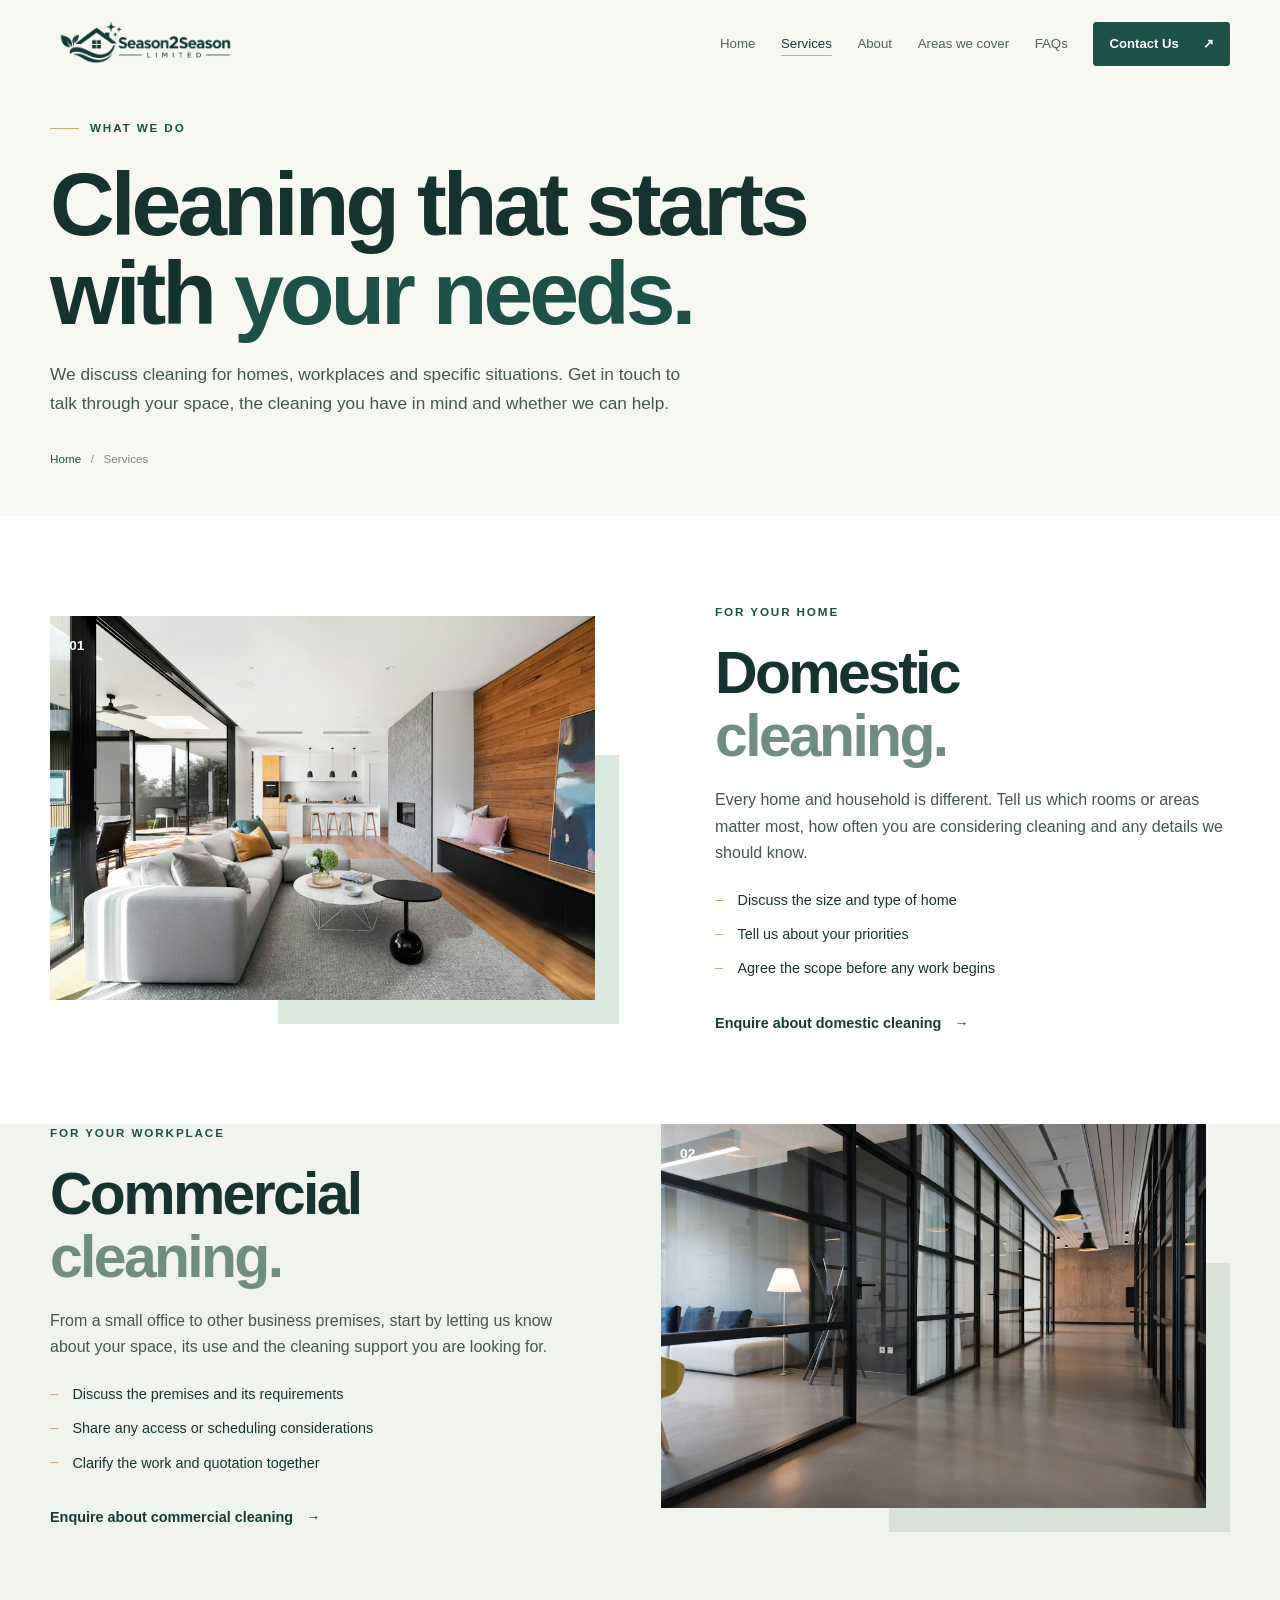
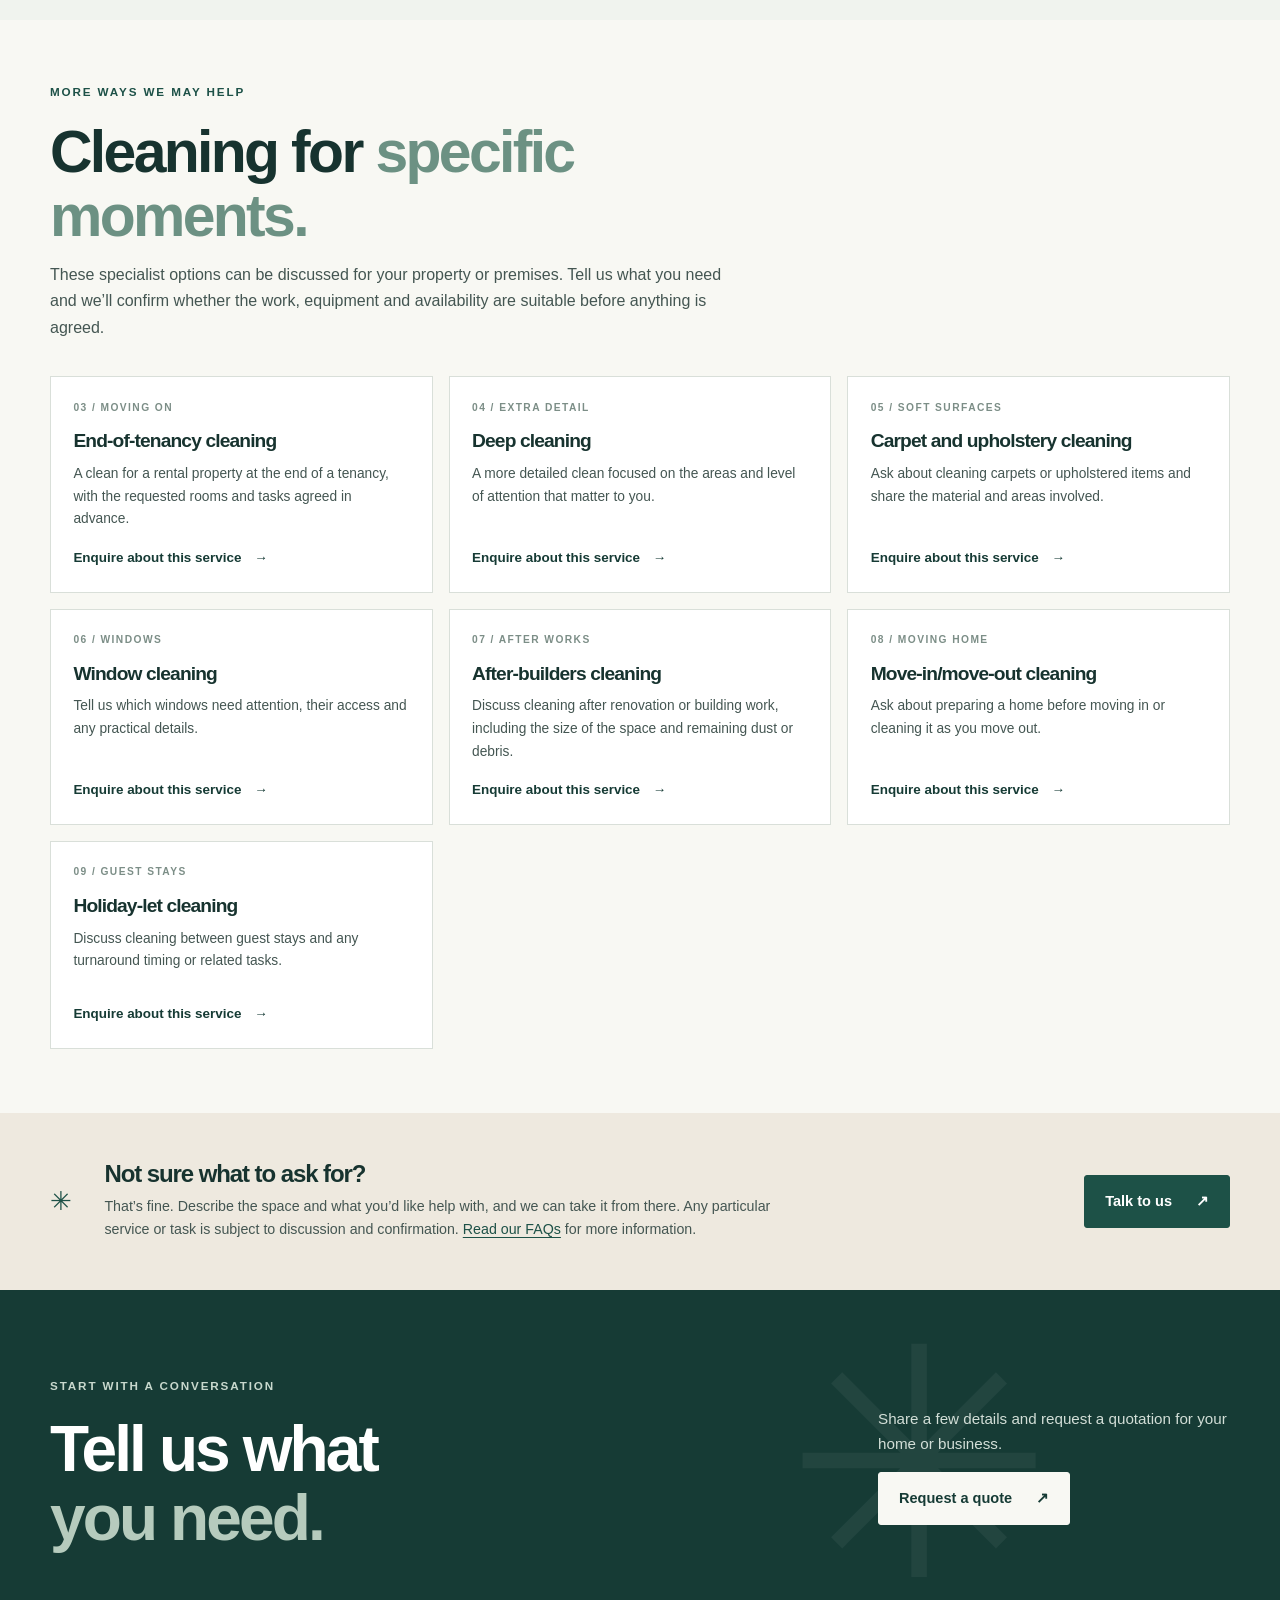
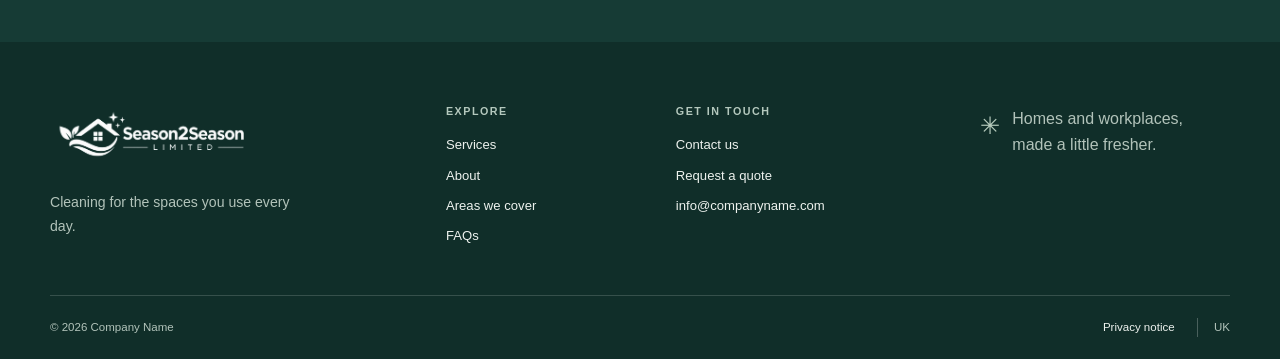
<file: services.html>
<!doctype html>
<html lang="en-GB">
<head>
  <meta charset="utf-8">
  <meta name="viewport" content="width=device-width, initial-scale=1">
  <meta name="description" content="Explore domestic, commercial and specialist cleaning options. Discuss your space, requirements and preferred cleaning arrangements.">
  <meta name="theme-color" content="#163b35">
  <meta name="robots" content="noindex,nofollow">
  <meta property="og:type" content="website">
  <meta property="og:title" content="Cleaning Services | Services">
  <meta property="og:description" content="Domestic, commercial and specialist cleaning options shaped around your space.">
  <title>Cleaning Services | Services</title>
  <link rel="icon" href="assets/favicon.svg" type="image/svg+xml">
  <link rel="stylesheet" href="css/style.css">
  <script src="js/config.js" defer></script>
  <script src="js/main.js" defer></script>
</head>
<body data-page="services">
  <a class="skip-link" href="#main">Skip to content</a>
  <header class="site-header"><div class="container header-inner">
    <a class="brand" href="index.html" aria-label="Season2season Limited home"><img class="brand-logo" src="images/header_logo.png" alt=""></a>
    <button class="menu-toggle" type="button" aria-expanded="false" aria-controls="primary-navigation"><span class="menu-toggle-label">Menu</span><span class="menu-icon" aria-hidden="true"><i></i><i></i></span></button>
    <nav class="primary-navigation" id="primary-navigation" aria-label="Main navigation">
      <a href="index.html" data-nav="home">Home</a><a href="services.html" data-nav="services">Services</a><a href="about.html" data-nav="about">About</a><a href="areas.html" data-nav="areas">Areas we cover</a><a href="faq.html" data-nav="faq">FAQs</a><a class="button button-small header-cta" href="contact.html">Contact Us<span aria-hidden="true">↗</span></a>
    </nav>
  </div></header>
  <main id="main">
    <section class="page-hero"><div class="container page-hero-inner"><p class="eyebrow"><span class="eyebrow-line"></span> What we do</p><h1>Cleaning that starts<br>with <span>your needs.</span></h1><p>We discuss cleaning for homes, workplaces and specific situations. Get in touch to talk through your space, the cleaning you have in mind and whether we can help.</p><div class="breadcrumb"><a href="index.html">Home</a><span aria-hidden="true">/</span><span aria-current="page">Services</span></div></div></section>
    <section class="section service-detail-section" id="domestic"><div class="container service-detail-grid"><div class="service-detail-image"><img src="images/home-cleaning.jpg" width="900" height="650" alt="Sunlit home interior with tidy living space" loading="lazy"><span class="image-index">01</span></div><div class="service-detail-copy"><p class="eyebrow">For your home</p><h2>Domestic<br><span>cleaning.</span></h2><p>Every home and household is different. Tell us which rooms or areas matter most, how often you are considering cleaning and any details we should know.</p><ul class="simple-list"><li>Discuss the size and type of home</li><li>Tell us about your priorities</li><li>Agree the scope before any work begins</li></ul><a class="text-link" href="contact.html?service=domestic">Enquire about domestic cleaning <span aria-hidden="true">→</span></a></div></div></section>
    <section class="section service-detail-section service-detail-alt" id="commercial"><div class="container service-detail-grid service-detail-reverse"><div class="service-detail-image"><img src="images/workplace.jpg" width="900" height="650" alt="Modern workplace with shared desks and natural light" loading="lazy"><span class="image-index">02</span></div><div class="service-detail-copy"><p class="eyebrow">For your workplace</p><h2>Commercial<br><span>cleaning.</span></h2><p>From a small office to other business premises, start by letting us know about your space, its use and the cleaning support you are looking for.</p><ul class="simple-list"><li>Discuss the premises and its requirements</li><li>Share any access or scheduling considerations</li><li>Clarify the work and quotation together</li></ul><a class="text-link" href="contact.html?service=commercial">Enquire about commercial cleaning <span aria-hidden="true">→</span></a></div></div></section>
    <section class="section specialist-services" aria-labelledby="specialist-services-heading">
      <div class="container">
        <div class="specialist-services-heading">
          <p class="eyebrow">More ways we may help</p>
          <h2 id="specialist-services-heading">Cleaning for <span>specific moments.</span></h2>
          <p>These specialist options can be discussed for your property or premises. Tell us what you need and we’ll confirm whether the work, equipment and availability are suitable before anything is agreed.</p>
        </div>
        <div class="specialist-service-grid">
          <article class="specialist-service-card" id="end-of-tenancy-cleaning">
            <p class="card-index">03 / MOVING ON</p><h3>End-of-tenancy cleaning</h3>
            <p>A clean for a rental property at the end of a tenancy, with the requested rooms and tasks agreed in advance.</p>
            <a class="text-link" href="contact.html?service=end-of-tenancy-cleaning">Enquire about this service <span aria-hidden="true">→</span></a>
          </article>
          <article class="specialist-service-card" id="deep-cleaning">
            <p class="card-index">04 / EXTRA DETAIL</p><h3>Deep cleaning</h3>
            <p>A more detailed clean focused on the areas and level of attention that matter to you.</p>
            <a class="text-link" href="contact.html?service=deep-cleaning">Enquire about this service <span aria-hidden="true">→</span></a>
          </article>
          <article class="specialist-service-card" id="carpet-and-upholstery-cleaning">
            <p class="card-index">05 / SOFT SURFACES</p><h3>Carpet and upholstery cleaning</h3>
            <p>Ask about cleaning carpets or upholstered items and share the material and areas involved.</p>
            <a class="text-link" href="contact.html?service=carpet-and-upholstery-cleaning">Enquire about this service <span aria-hidden="true">→</span></a>
          </article>
          <article class="specialist-service-card" id="window-cleaning">
            <p class="card-index">06 / WINDOWS</p><h3>Window cleaning</h3>
            <p>Tell us which windows need attention, their access and any practical details.</p>
            <a class="text-link" href="contact.html?service=window-cleaning">Enquire about this service <span aria-hidden="true">→</span></a>
          </article>
          <article class="specialist-service-card" id="after-builders-cleaning">
            <p class="card-index">07 / AFTER WORKS</p><h3>After-builders cleaning</h3>
            <p>Discuss cleaning after renovation or building work, including the size of the space and remaining dust or debris.</p>
            <a class="text-link" href="contact.html?service=after-builders-cleaning">Enquire about this service <span aria-hidden="true">→</span></a>
          </article>
          <article class="specialist-service-card" id="move-in-move-out-cleaning">
            <p class="card-index">08 / MOVING HOME</p><h3>Move-in/move-out cleaning</h3>
            <p>Ask about preparing a home before moving in or cleaning it as you move out.</p>
            <a class="text-link" href="contact.html?service=move-in-move-out-cleaning">Enquire about this service <span aria-hidden="true">→</span></a>
          </article>
          <article class="specialist-service-card" id="holiday-let-cleaning">
            <p class="card-index">09 / GUEST STAYS</p><h3>Holiday-let cleaning</h3>
            <p>Discuss cleaning between guest stays and any turnaround timing or related tasks.</p>
            <a class="text-link" href="contact.html?service=holiday-let-cleaning">Enquire about this service <span aria-hidden="true">→</span></a>
          </article>
        </div>
      </div>
    </section>
    <section class="service-note"><div class="container service-note-inner"><span class="note-symbol" aria-hidden="true">✳</span><div><h2>Not sure what to ask for?</h2><p>That’s fine. Describe the space and what you’d like help with, and we can take it from there. Any particular service or task is subject to discussion and confirmation. <a href="faq.html">Read our FAQs</a> for more information.</p></div><a class="button" href="contact.html">Talk to us <span aria-hidden="true">↗</span></a></div></section>
    <section class="cta-section"><div class="container cta-inner"><div><p class="eyebrow eyebrow-light">Start with a conversation</p><h2>Tell us what<br><span>you need.</span></h2></div><div class="cta-action"><p>Share a few details and request a quotation for your home or business.</p><a class="button button-light" href="contact.html">Request a quote <span aria-hidden="true">↗</span></a></div><span class="cta-spark" aria-hidden="true">✳</span></div></section>
  </main>
  <footer class="site-footer"><div class="container"><div class="footer-main"><div class="footer-brand"><a class="brand brand-footer" href="index.html"><img class="brand-logo" src="images/footer_logo.png" alt="Season2season Limited"></a><p>Cleaning for the spaces you use every day.</p></div><div class="footer-column"><h2>Explore</h2><a href="services.html">Services</a><a href="about.html">About</a><a href="areas.html">Areas we cover</a><a href="faq.html">FAQs</a></div><div class="footer-column"><h2>Get in touch</h2><a href="contact.html">Contact us</a><a href="contact.html">Request a quote</a><span data-contact-summary>Contact details to be confirmed</span></div><div class="footer-note"><span class="footer-spark" aria-hidden="true">✳</span><p>Homes and workplaces,<br>made a little fresher.</p></div></div><div class="footer-bottom"><span>© <span data-year></span> <span data-company-name>Company Name</span></span><div><a href="privacy.html">Privacy notice</a><span class="footer-location">UK</span></div></div></div></footer>
</body>
</html>
</file>
<file: css/style.css>
:root {
  color-scheme: light;
  --ink: #17332f;
  --ink-soft: #445652;
  --green: #1d5147;
  --green-dark: #163b35;
  --mint: #dce9df;
  --paper: #f8f8f3;
  --white: #fff;
  --sand: #eee9df;
  --line: #d9dfd9;
  --accent: #d1a76d;
  --error: #a33d32;
  --font-body: "Aptos", "Segoe UI", Arial, sans-serif;
  --font-heading: "Aptos Display", "Segoe UI", Arial, sans-serif;
  --space-1: 0.5rem;
  --space-2: 1rem;
  --space-3: 1.5rem;
  --space-4: 2rem;
  --space-5: 3rem;
  --space-6: 4rem;
  --space-7: 4rem;
  --space-8: 8rem;
  --container: 1180px;
  --radius: 3px;
  --shadow: 0 24px 70px rgb(23 51 47 / 12%);
}

* { box-sizing: border-box; }
html { scroll-behavior: smooth; scroll-padding-top: 6rem; }
body {
  margin: 0;
  background: var(--paper);
  color: var(--ink);
  font-family: var(--font-body);
  font-size: 1rem;
  line-height: 1.65;
  -webkit-font-smoothing: antialiased;
}
img { display: block; max-width: 100%; }
a { color: inherit; }
button, input, select, textarea { font: inherit; }
button, a { -webkit-tap-highlight-color: transparent; }
::selection { background: var(--mint); color: var(--ink); }
.container { width: min(var(--container), calc(100% - 3rem)); margin-inline: auto; }
.skip-link { position: absolute; z-index: 100; top: -5rem; left: 1rem; padding: 0.75rem 1rem; background: var(--white); color: var(--ink); }
.skip-link:focus { top: 1rem; }
:focus-visible { outline: 3px solid #bf8d48; outline-offset: 4px; }

h1, h2, h3, p { margin-top: 0; }
h1, h2, h3 { font-family: var(--font-heading); letter-spacing: -0.045em; }
h1 { font-size: clamp(3.5rem, 7vw, 6.35rem); line-height: 0.99; font-weight: 600; }
h2 { font-size: clamp(2.4rem, 4.6vw, 4.25rem); line-height: 1.08; font-weight: 600; }
h3 { font-size: 1.45rem; line-height: 1.25; font-weight: 600; }
h1 span, h2 span { color: #6c9183; }
.eyebrow { display: flex; align-items: center; gap: 0.7rem; margin-bottom: 1.25rem; color: var(--green); font-size: 0.73rem; font-weight: 700; letter-spacing: 0.16em; line-height: 1.4; text-transform: uppercase; }
.eyebrow-line { width: 1.8rem; height: 1px; background: var(--accent); }
.button { display: inline-flex; min-height: 3.35rem; align-items: center; justify-content: center; gap: 1.5rem; padding: 0.85rem 1.25rem; border: 1px solid var(--green); border-radius: var(--radius); background: var(--green); color: var(--white); font-size: 0.91rem; font-weight: 600; line-height: 1.25; text-decoration: none; transition: background-color 160ms ease, color 160ms ease, border-color 160ms ease; }
.button:hover { border-color: var(--green-dark); background: var(--green-dark); }
.button-small { min-height: 2.8rem; padding: 0.65rem 0.95rem; font-size: 0.82rem; }
.button-light { border-color: var(--paper); background: var(--paper); color: var(--green-dark); }
.button-light:hover { border-color: var(--white); background: var(--white); color: var(--green-dark); }
.text-link { display: inline-flex; align-items: center; gap: 0.8rem; color: var(--green-dark); font-size: 0.9rem; font-weight: 600; text-decoration: none; }
.text-link span { transition: transform 160ms ease; }
.text-link:hover span { transform: translateX(4px); }

.site-header { position: sticky; top: 0; z-index: 20; background: var(--paper); }
.header-inner { display: flex; min-height: 5.5rem; align-items: center; justify-content: space-between; }
.brand { display: inline-flex; align-items: center; text-decoration: none; }
.brand-logo { display: block; width: 12rem; max-width: 100%; height: auto; }
.primary-navigation { display: flex; align-items: center; gap: clamp(1rem, 2vw, 1.8rem); }
.primary-navigation > a:not(.button) { color: #52635e; font-size: 0.83rem; font-weight: 500; text-decoration: none; transition: color 150ms ease; }
.primary-navigation > a:not(.button):hover, .primary-navigation > a[aria-current="page"] { color: var(--green-dark); }
.primary-navigation > a[aria-current="page"]:not(.button) { text-decoration: underline; text-decoration-color: var(--accent); text-underline-offset: 0.45rem; }
.menu-toggle { display: none; }

.hero { position: relative; overflow: hidden; padding: 2rem 0 3rem; }
.hero-grid { display: grid; min-height: 35rem; grid-template-columns: 1.02fr 0.98fr; align-items: center; gap: 4rem; }
.hero-copy { position: relative; z-index: 2; padding: 0 0 0 1.2rem; }
.hero-copy h1 { margin: 1.7rem 0 1.45rem; }
.hero-copy h1 span { color: var(--green); }
.hero-intro { max-width: 32rem; margin-bottom: 2rem; color: var(--ink-soft); font-size: 1.1rem; line-height: 1.75; }
.hero-actions { display: flex; flex-wrap: wrap; align-items: center; gap: 1.7rem; }
.hero-actions .text-link { min-height: 3.35rem; padding: 0.85rem 1.1rem; border: 1px solid var(--green); border-radius: var(--radius); transition: background-color 160ms ease, border-color 160ms ease; }
.hero-actions .text-link:hover { border-color: var(--green-dark); background: var(--mint); }
.hero-note { display: flex; align-items: center; gap: 0.65rem; margin: 2.7rem 0 0; color: #71817c; font-size: 0.76rem; }
.note-dot { width: 0.45rem; height: 0.45rem; border-radius: 50%; background: var(--accent); }
.hero-visual { position: relative; width: 100%; max-width: 31rem; justify-self: end; padding: 0 1.6rem 1.5rem 0; }
.hero-visual::before { position: absolute; z-index: -1; top: 2rem; right: 0; width: 67%; height: 86%; background: var(--mint); content: ""; }
.hero-image { width: 100%; height: 32rem; object-fit: cover; object-position: center; }
.image-caption { position: absolute; right: 0; bottom: 0; display: flex; min-width: 12.5rem; align-items: center; gap: 0.9rem; padding: 1rem 1.2rem; background: var(--white); box-shadow: var(--shadow); color: #6b7a75; font-size: 0.72rem; line-height: 1.5; }
.image-caption strong { color: var(--ink); font-family: var(--font-heading); font-size: 1rem; font-weight: 600; }
.caption-mark { color: var(--green); font-size: 1.8rem; }
.hero-vertical-label { position: absolute; right: -0.4rem; bottom: 7.2rem; color: var(--green); font-size: 0.58rem; font-weight: 700; letter-spacing: 0.17em; writing-mode: vertical-rl; }
.hero-bottom-rule { position: absolute; right: 0; bottom: 0; left: 0; height: 1px; background: var(--line); }
.hero-bottom-rule::before { position: absolute; top: 0; left: max(calc((100% - var(--container)) / 2), 1.5rem); width: 5rem; height: 2px; background: var(--accent); content: ""; }

.section { padding-block: var(--space-7); }
.intro-section { background: var(--white); }
.intro-grid { display: grid; grid-template-columns: 0.72fr 1.6fr; gap: 3rem; }
.intro-grid > .eyebrow { margin-top: 0.45rem; }
.intro-grid h2 { margin-bottom: 1.6rem; font-size: clamp(2.25rem, 4vw, 3.5rem); }
.intro-grid h2 span { color: #718d81; }
.intro-copy-row { display: flex; align-items: center; justify-content: space-between; gap: 2rem; }
.intro-copy-row p { max-width: 40rem; margin: 0; color: var(--ink-soft); }
.round-link { display: grid; width: 3rem; height: 3rem; flex: 0 0 auto; place-items: center; border: 1px solid var(--line); border-radius: 50%; color: var(--green); font-size: 1.1rem; text-decoration: none; transition: background 160ms ease, color 160ms ease; }
.round-link:hover { background: var(--green); color: var(--white); }

.services-preview { background: var(--paper); }
.section-heading { display: flex; align-items: end; justify-content: space-between; gap: 2rem; margin-bottom: 2.5rem; }
.section-heading h2 { margin: 0; font-size: clamp(2.5rem, 4vw, 3.7rem); }
.section-heading h2 span { color: #718d81; }
.section-heading > .text-link { margin-bottom: 0.7rem; }
.service-grid { display: grid; grid-template-columns: repeat(2, minmax(0, 1fr)); gap: 1.35rem; }
.service-card { position: relative; display: grid; min-height: 25rem; grid-template-columns: 0.95fr 1.05fr; overflow: hidden; background: var(--white); }
.service-card > img { width: 100%; height: 100%; min-height: 25rem; object-fit: cover; }
.service-card-content { position: relative; display: flex; flex-direction: column; align-items: flex-start; padding: 2rem 1.65rem 5rem; }
.card-index { margin-bottom: 1.3rem; color: #7c8e87; font-size: 0.64rem; font-weight: 700; letter-spacing: 0.14em; }
.service-card h3 { margin-bottom: 0.8rem; }
.service-card-content > p:not(.card-index) { color: var(--ink-soft); font-size: 0.9rem; line-height: 1.65; }
.circle-arrow { position: absolute; right: 1.5rem; bottom: 1.5rem; display: grid; width: 2.8rem; height: 2.8rem; place-items: center; border: 1px solid var(--line); border-radius: 50%; color: var(--green); text-decoration: none; transition: background 160ms ease, color 160ms ease; }
.circle-arrow:hover { background: var(--green); color: var(--white); }
.service-card-work { background: #eff2ed; }

.approach-section { background: #e7eee8; }
.approach-layout { display: grid; grid-template-columns: 0.92fr 1.08fr; align-items: start; gap: 7rem; }
.approach-heading h2 { margin-bottom: 1.3rem; font-size: clamp(2.6rem, 4.3vw, 4rem); }
.approach-heading h2 span { color: #6f8d7e; }
.approach-heading > p:not(.eyebrow) { max-width: 28rem; margin-bottom: 1.7rem; color: var(--ink-soft); }
.steps-list { margin: 0; padding: 0; list-style: none; }
.steps-list li { display: grid; grid-template-columns: 3rem 1fr; gap: 1.2rem; padding: 1.55rem 0; border-top: 1px solid #c9d6cd; }
.steps-list li:last-child { border-bottom: 1px solid #c9d6cd; }
.step-number { color: #718d81; font-family: var(--font-heading); font-size: 0.77rem; font-weight: 700; }
.steps-list h3 { margin: 0 0 0.45rem; font-size: 1.18rem; }
.steps-list p { max-width: 29rem; margin: 0; color: var(--ink-soft); font-size: 0.9rem; }

.areas-strip { padding: 3.4rem 0; background: var(--sand); }
.areas-strip-inner { display: grid; grid-template-columns: 1.1fr 0.9fr; align-items: center; gap: 4rem; }
.areas-strip h2 { max-width: 35rem; margin: 0; font-size: clamp(1.9rem, 3vw, 2.65rem); }
.areas-strip-inner > div:last-child p { max-width: 34rem; margin-bottom: 0.9rem; color: var(--ink-soft); }

.cta-section { overflow: hidden; background: var(--green-dark); color: var(--white); }
.cta-inner { position: relative; display: flex; min-height: 22rem; align-items: center; justify-content: space-between; gap: 3rem; padding-block: 4.5rem; }
.cta-inner h2 { position: relative; z-index: 1; margin: 0; font-size: clamp(3rem, 5vw, 4.7rem); }
.cta-inner h2 span { color: #b6cbbd; }
.eyebrow-light { color: #c8d8cd; }
.cta-action { position: relative; z-index: 1; width: min(22rem, 38%); }
.cta-action p { color: #d2ded7; font-size: 0.95rem; }
.cta-spark { position: absolute; top: 50%; right: 15%; color: rgb(255 255 255 / 5%); font-size: 20rem; line-height: 1; transform: translateY(-50%); }

.site-footer { padding-top: 4rem; background: #102e29; color: #eff3ef; }
.footer-main { display: grid; grid-template-columns: 1.35fr 0.72fr 1fr 0.95fr; gap: 2.5rem; padding-bottom: 3rem; }
.brand-footer .brand-logo { width: 13rem; }
.footer-brand > p { max-width: 15rem; margin: 1.2rem 0 0; color: #b2c3ba; font-size: 0.88rem; }
.footer-social { display: flex; flex-wrap: wrap; gap: 0.85rem; margin-top: 1rem; }
.footer-social a { color: #edf2ee; font-size: 0.75rem; text-decoration: underline; text-decoration-color: #718d81; text-underline-offset: 0.2rem; }
.footer-column { display: flex; flex-direction: column; align-items: flex-start; gap: 0.55rem; }
.footer-column h2 { margin: 0 0 0.5rem; color: #b4c8bd; font-family: var(--font-body); font-size: 0.67rem; font-weight: 700; letter-spacing: 0.14em; text-transform: uppercase; }
.footer-column a, .footer-column span { color: #edf2ee; font-size: 0.82rem; text-decoration: none; }
.footer-column a:hover, .footer-bottom a:hover { text-decoration: underline; text-underline-offset: 0.2rem; }
.footer-column span { color: #b2c3ba; }
.footer-note { display: flex; align-items: flex-start; gap: 0.8rem; }
.footer-note p { margin: 0; color: #b2c3ba; font-family: var(--font-heading); font-size: 1rem; }
.footer-spark { color: #b6cbbd; font-size: 1.5rem; }
.footer-bottom { display: flex; min-height: 4rem; align-items: center; justify-content: space-between; gap: 1rem; border-top: 1px solid rgb(255 255 255 / 16%); color: #b2c3ba; font-size: 0.72rem; }
.footer-bottom > div { display: flex; align-items: center; gap: 1.4rem; }
.footer-bottom a { color: #edf2ee; text-decoration: none; }
.footer-location { padding-left: 1rem; border-left: 1px solid rgb(255 255 255 / 24%); }

.page-hero { padding: 2rem 0 3rem; background: var(--paper); }
.page-hero-inner { position: relative; }
.page-hero h1 { margin: 1.5rem 0 1.4rem; font-size: clamp(3.5rem, 7vw, 6rem); }
.page-hero h1 span { color: var(--green); }
.page-hero-inner > p:not(.eyebrow) { max-width: 40rem; margin-bottom: 2rem; color: var(--ink-soft); font-size: 1.08rem; }
.breadcrumb { display: flex; align-items: center; gap: 0.6rem; color: #7b8983; font-size: 0.73rem; }
.breadcrumb a { color: var(--green); text-decoration: none; }
.breadcrumb a:hover { text-decoration: underline; }

.service-detail-section { padding-block: 5.5rem; background: var(--white); }
.service-detail-section + .service-detail-section { padding-top: 0; }
.service-detail-grid { display: grid; grid-template-columns: 1.05fr 0.95fr; align-items: center; gap: 6rem; }
.service-detail-image { position: relative; padding: 0 1.5rem 1.5rem 0; }
.service-detail-image::before { position: absolute; z-index: 0; right: 0; bottom: 0; width: 60%; height: 66%; background: var(--mint); content: ""; }
.service-detail-image img { position: relative; z-index: 1; width: 100%; height: 24rem; object-fit: cover; }
.image-index { position: absolute; z-index: 2; top: 1.2rem; left: 1.2rem; color: var(--white); font-family: var(--font-heading); font-size: 0.85rem; font-weight: 700; }
.service-detail-copy h2 { margin-bottom: 1.2rem; }
.service-detail-copy h2 span { color: #718d81; }
.service-detail-copy > p:not(.eyebrow) { max-width: 32rem; color: var(--ink-soft); }
.simple-list { display: grid; gap: 0.65rem; margin: 1.4rem 0 1.8rem; padding: 0; list-style: none; }
.simple-list li { position: relative; padding-left: 1.4rem; color: var(--ink); font-size: 0.9rem; }
.simple-list li::before { position: absolute; top: 0.68rem; left: 0; width: 0.48rem; height: 1px; background: var(--accent); content: ""; }
.service-detail-alt { background: #f0f3ee; }
.service-detail-reverse { grid-template-columns: 0.95fr 1.05fr; }
.service-detail-reverse .service-detail-image { order: 2; }
.service-detail-reverse .service-detail-copy { order: 1; }
.service-detail-alt .service-detail-image::before { background: #d8e2d8; }
.specialist-services { background: var(--paper); }
.specialist-services-heading { max-width: 42rem; margin-bottom: 2.2rem; }
.specialist-services-heading h2 { margin-bottom: 0.9rem; }
.specialist-services-heading > p:last-child { color: var(--ink-soft); }
.specialist-service-grid { display: grid; grid-template-columns: repeat(3, minmax(0, 1fr)); gap: 1rem; }
.specialist-service-card { display: flex; min-height: 13rem; flex-direction: column; align-items: flex-start; padding: 1.4rem; border: 1px solid var(--line); background: var(--white); }
.specialist-service-card .card-index { margin-bottom: 0.8rem; }
.specialist-service-card h3 { margin-bottom: 0.6rem; font-size: 1.2rem; }
.specialist-service-card p:not(.card-index) { margin-bottom: 1rem; color: var(--ink-soft); font-size: 0.86rem; }
.specialist-service-card .text-link { margin-top: auto; font-size: 0.84rem; }
.service-extra-links { display: flex; align-items: flex-start; gap: 1rem; margin-top: 1.6rem; padding-top: 1.2rem; border-top: 1px solid var(--line); justify-content: space-between; }
.service-extra-links > p { flex: 0 0 auto; margin: 0.35rem 0 0; color: var(--ink-soft); font-size: 0.82rem; font-weight: 600; }
.service-extra-links ul { display: flex; flex-wrap: wrap; gap: 0.5rem; margin: 0; padding: 0; list-style: none; }
.service-extra-links a { display: inline-flex; padding: 0.3rem 0.65rem; border: 1px solid var(--line); color: var(--green-dark); font-size: 0.76rem; text-decoration: none; }
.service-extra-links a:hover { border-color: var(--green); background: var(--mint); }
.service-note { padding-block: 3rem; background: var(--sand); }
.service-note-inner { display: grid; grid-template-columns: 2rem 1fr auto; align-items: center; gap: 1.4rem; }
.note-symbol { color: var(--green); font-size: 1.6rem; }
.service-note h2 { margin: 0 0 0.5rem; font-size: 1.5rem; }
.service-note p { max-width: 43rem; margin: 0; color: var(--ink-soft); font-size: 0.89rem; }

.about-story { background: var(--white); }
.about-story-grid { display: grid; grid-template-columns: 0.85fr 1.15fr; align-items: center; gap: 7rem; }
.about-photo-wrap { position: relative; padding: 0 1.5rem 1.5rem 0; }
.about-photo-wrap::before { position: absolute; z-index: 0; right: 0; bottom: 0; width: 65%; height: 65%; background: var(--mint); content: ""; }
.about-photo-wrap img { position: relative; z-index: 1; width: 100%; height: 36rem; object-fit: cover; }
.photo-note { position: absolute; z-index: 2; right: 0; bottom: 0; padding: 1rem 1.3rem; background: var(--green-dark); color: var(--white); font-size: 0.79rem; line-height: 1.5; }
.about-story-copy h2 { margin-bottom: 1.4rem; }
.about-story-copy h2 span { color: #718d81; }
.about-story-copy > p:not(.eyebrow) { max-width: 38rem; color: var(--ink-soft); }
.about-values { margin-top: 2rem; }
.about-values > div { display: grid; grid-template-columns: 2.5rem 1fr; gap: 1rem; padding: 1.15rem 0; border-top: 1px solid var(--line); }
.value-mark { padding-top: 0.2rem; color: #718d81; font-size: 0.7rem; font-weight: 700; }
.about-values h3 { margin: 0 0 0.35rem; font-size: 1rem; }
.about-values p { margin: 0; color: var(--ink-soft); font-size: 0.85rem; }
.about-banner { padding-block: 5rem; background: #e7eee8; text-align: center; }
.about-banner .eyebrow { justify-content: center; }
.about-banner h2 { margin: 0 auto 1.8rem; font-size: clamp(2.5rem, 4.5vw, 4rem); }
.about-banner h2 span { color: #718d81; }

.area-content { background: var(--white); }
.area-content-grid { display: grid; grid-template-columns: 1fr 0.9fr; align-items: center; gap: 6rem; }
.area-content h2 { margin-bottom: 1.2rem; }
.area-content h2 span { color: #718d81; }
.area-lead { max-width: 31rem; margin-bottom: 1.8rem; color: var(--ink-soft); }
.area-check-card { padding: 2.5rem; background: #eef2ed; }
.area-check-icon { display: grid; width: 3.2rem; height: 3.2rem; margin-bottom: 1.3rem; place-items: center; border-radius: 50%; background: var(--green); color: var(--white); font-size: 1.5rem; }
.area-check-card h3 { margin-bottom: 1.4rem; }
.area-check-card ol { display: grid; gap: 1rem; margin: 0; padding: 0; list-style: none; }
.area-check-card li { display: flex; gap: 0.8rem; color: var(--ink-soft); font-size: 0.9rem; }
.area-check-card li span { color: var(--green); font-size: 0.7rem; font-weight: 700; }
.area-check-card > p { margin: 1.5rem 0 0; padding-top: 1.2rem; border-top: 1px solid #d5dfd6; color: #71817b; font-size: 0.77rem; }
.area-note { padding-block: 4.5rem; background: var(--sand); text-align: center; }
.area-note .container { max-width: 760px; }
.area-note .eyebrow { justify-content: center; }
.area-note h2 { margin-bottom: 1rem; font-size: clamp(2rem, 4vw, 3rem); }
.area-note h2 span { color: #718d81; }
.area-note .container > p:last-child { max-width: 38rem; margin-inline: auto; color: var(--ink-soft); }

.contact-hero { padding-bottom: 2rem; }
.contact-section { padding-top: 3rem; background: var(--white); }
.contact-layout { display: grid; grid-template-columns: 1.2fr 0.8fr; gap: 6rem; }
.contact-form-wrap { min-width: 0; }
.form-heading { margin-bottom: 2rem; }
.form-heading h2 { margin-bottom: 1rem; }
.form-heading h2 span { color: #718d81; }
.form-heading > p:last-child { margin: 0; color: var(--ink-soft); font-size: 0.88rem; }
.form-heading > p:last-child span { color: var(--error); }
.form-setup-alert { margin-bottom: 1.6rem; padding: 1rem 1.1rem; border-left: 3px solid var(--accent); background: #f5f0e8; color: #5c4c37; font-size: 0.85rem; }
.form-setup-alert[hidden] { display: none; }
.form-row { display: grid; grid-template-columns: repeat(2, minmax(0, 1fr)); gap: 1.2rem; }
.field { display: flex; flex-direction: column; gap: 0.4rem; margin-bottom: 1.15rem; }
.field label { color: var(--ink); font-size: 0.82rem; font-weight: 600; }
.field label > span:not(.optional) { color: var(--error); }
.optional { color: #82908a; font-size: 0.72rem; font-weight: 400; }
.field input:not([type="checkbox"]), .field select, .field textarea { width: 100%; min-height: 3.15rem; padding: 0.75rem 0.85rem; border: 1px solid #cbd4cd; border-radius: 2px; background: var(--white); color: var(--ink); }
.field textarea { min-height: 9rem; resize: vertical; }
.field input::placeholder { color: #8a9690; }
.field input:focus, .field select:focus, .field textarea:focus { border-color: var(--green); outline: 2px solid rgb(29 81 71 / 18%); outline-offset: 1px; }
.field [aria-invalid="true"] { border-color: var(--error) !important; }
.field-hint { color: #71817b; font-size: 0.74rem; }
.field-error { min-height: 0; color: var(--error); font-size: 0.76rem; }
.field-error:empty { display: none; }
.consent-field { display: grid; grid-template-columns: 1rem 1fr; align-items: start; gap: 0.65rem; margin: 0 0 1.2rem; }
.consent-field input { width: 1rem; height: 1rem; margin: 0.2rem 0 0; accent-color: var(--green); }
.consent-field label { color: var(--ink-soft); font-size: 0.78rem; font-weight: 400; }
.consent-field label a, .form-footnote a { color: var(--green); text-underline-offset: 0.15rem; }
.form-general-error { margin: 0 0 1rem; }
.form-submit:disabled { cursor: not-allowed; opacity: 0.55; }
.form-submit.is-loading { cursor: progress; }
.form-footnote { margin: 0.9rem 0 0; color: #7b8983; font-size: 0.75rem; }
.form-status { min-height: 1.4rem; margin: 1rem 0 0; color: var(--green); font-size: 0.88rem; }
.form-status.is-error { color: var(--error); }
.honeypot { position: absolute; left: -10000px; width: 1px; height: 1px; overflow: hidden; }
.contact-aside { align-self: start; padding: 2.5rem; background: #edf2ed; }
.contact-aside-top h2 { margin-bottom: 1rem; font-size: clamp(2.4rem, 4vw, 3.6rem); }
.contact-aside-top h2 span { color: #718d81; }
.contact-aside-top > p:last-child { color: var(--ink-soft); font-size: 0.88rem; }
.contact-methods { margin-top: 2rem; }
.contact-method { display: grid; grid-template-columns: 2rem 1fr; gap: 0.8rem; padding: 1.15rem 0; border-top: 1px solid #d2ddd4; }
.method-symbol { color: var(--green); font-family: var(--font-heading); font-size: 1.05rem; }
.contact-method h3 { margin: 0 0 0.25rem; font-size: 0.9rem; letter-spacing: 0; }
.contact-method p { margin: 0; color: var(--ink-soft); font-size: 0.83rem; overflow-wrap: anywhere; }
.contact-method a { display: inline-block; margin-top: 0.35rem; color: var(--green); font-size: 0.78rem; text-underline-offset: 0.2rem; }
.contact-aside-note { display: flex; gap: 0.8rem; margin-top: 1rem; padding: 1rem; background: #dce8de; color: var(--green-dark); }
.contact-aside-note > span { color: var(--green); font-size: 1.2rem; }
.contact-aside-note p { margin: 0; font-size: 0.79rem; }

.privacy-content { background: var(--white); }
.privacy-layout { display: grid; grid-template-columns: 0.65fr 1.35fr; gap: 5rem; }
.privacy-aside { align-self: start; padding: 1.5rem; background: #edf2ed; color: var(--ink-soft); font-size: 0.86rem; }
.privacy-aside strong { color: var(--ink); }
.privacy-copy h2 { margin: 2.4rem 0 0.8rem; font-size: 1.5rem; }
.privacy-copy h2:first-child { margin-top: 0; }
.privacy-copy p, .privacy-copy li { color: var(--ink-soft); font-size: 0.94rem; }
.privacy-copy ul { padding-left: 1.2rem; }
.privacy-copy li + li { margin-top: 0.4rem; }
.privacy-review-note { padding: 1rem 1.2rem; border-left: 3px solid var(--accent); background: #f5f0e8; color: #5c4c37 !important; }

.faq-content { background: var(--white); }
.faq-layout { max-width: 900px; }
.faq-intro { max-width: 46rem; margin-bottom: 3rem; color: var(--ink-soft); }
.faq-group + .faq-group { margin-top: 3rem; }
.faq-group h2 { margin-bottom: 1rem; font-size: 1.7rem; }
.faq-list { border-bottom: 1px solid var(--line); }
.faq-list details { border-top: 1px solid var(--line); }
.faq-list summary { position: relative; padding: 1.25rem 3rem 1.25rem 0; color: var(--ink); font-size: 1.05rem; font-weight: 600; line-height: 1.45; list-style: none; cursor: pointer; }
.faq-list summary::-webkit-details-marker { display: none; }
.faq-list summary::after { position: absolute; top: 1.15rem; right: 0.25rem; color: var(--green); font-size: 1.4rem; font-weight: 400; content: "+"; }
.faq-list details[open] summary::after { content: "−"; }
.faq-answer { max-width: 48rem; padding: 0 2.5rem 1.25rem 0; color: var(--ink-soft); }
.faq-answer p { margin: 0; }
.faq-answer a, .service-note p a { color: var(--green); text-underline-offset: 0.2rem; }
.faq-contact { padding-block: 3rem; background: var(--sand); }
.faq-contact-inner { display: flex; align-items: center; justify-content: space-between; gap: 2rem; }
.faq-contact h2 { margin: 0; font-size: clamp(1.8rem, 3.5vw, 2.7rem); }
.faq-contact p { max-width: 35rem; margin: 0; color: var(--ink-soft); }

@media (min-width: 1400px) {
  .hero { padding-top: 4rem; }
  .hero-grid { min-height: 38rem; }
  .hero-image { height: 35rem; }
}
@media (max-width: 1000px) {
  :root { --space-7: 5rem; }
  .primary-navigation { gap: 1rem; }
  .primary-navigation > a:not(.button) { font-size: 0.77rem; }
  .hero-grid { min-height: 31rem; gap: 2rem; }
  .hero-copy { padding-left: 0; }
  .hero-image { height: 28rem; }
  .service-card { grid-template-columns: 1fr; }
  .service-card > img { height: 13rem; min-height: 13rem; }
  .service-card-content { min-height: 15rem; padding: 1.4rem 1.4rem 4rem; }
  .service-card h3 { font-size: 1.3rem; }
  .specialist-service-grid { grid-template-columns: repeat(2, minmax(0, 1fr)); }
  .approach-layout, .service-detail-grid, .about-story-grid { gap: 3.5rem; }
  .contact-layout { gap: 3rem; }
  .footer-main { grid-template-columns: 1.2fr 0.8fr 1fr; }
  .footer-note { display: none; }
}
@media (max-width: 760px) {
  :root { --space-7: 4rem; }
  .container { width: min(var(--container), calc(100% - 2.25rem)); }
  .header-inner { min-height: 4.6rem; }
  .menu-toggle { display: inline-flex; align-items: center; gap: 0.65rem; padding: 0.6rem 0; border: 0; background: transparent; color: var(--ink); cursor: pointer; }
  .menu-toggle-label { font-size: 0.78rem; font-weight: 600; }
  .menu-icon { display: flex; width: 1.25rem; flex-direction: column; gap: 0.3rem; }
  .menu-icon i { width: 100%; height: 1px; background: currentColor; transition: transform 150ms ease; }
  .menu-toggle[aria-expanded="true"] .menu-icon i:first-child { transform: translateY(2px) rotate(45deg); }
  .menu-toggle[aria-expanded="true"] .menu-icon i:last-child { transform: translateY(-2px) rotate(-45deg); }
  .primary-navigation { position: absolute; top: 100%; right: 0; left: 0; display: none; align-items: stretch; gap: 0; padding: 0.5rem 1.125rem 1.2rem; border-top: 1px solid var(--line); background: var(--paper); box-shadow: 0 18px 24px rgb(23 51 47 / 9%); }
  .primary-navigation.is-open { display: flex; flex-direction: column; }
  .primary-navigation > a:not(.button) { padding: 0.75rem 0; border-bottom: 1px solid var(--line); font-size: 0.9rem; }
  .primary-navigation > a[aria-current="page"]:not(.button) { text-decoration: none; }
  .primary-navigation .header-cta { align-self: flex-start; margin-top: 0.9rem; }
  h1 { font-size: clamp(3.15rem, 12vw, 5rem); }
  h2 { font-size: clamp(2.25rem, 9vw, 3.4rem); }
  .hero { padding: 2.3rem 0 2rem; }
  .hero-grid { min-height: 0; grid-template-columns: 1fr; gap: 2.3rem; }
  .hero-copy h1 { margin-top: 1.3rem; }
  .hero-intro { font-size: 1rem; }
  .hero-note { margin-top: 1.6rem; }
  .hero-visual { width: calc(100% - 0.9rem); max-width: none; padding-right: 0.9rem; }
  .hero-image { height: min(88vw, 29rem); }
  .hero-vertical-label { right: -0.3rem; bottom: 6.4rem; }
  .image-caption { min-width: 11rem; padding: 0.8rem 1rem; }
  .section { padding-block: var(--space-7); }
  .intro-grid { grid-template-columns: 1fr; gap: 0.8rem; }
  .intro-grid > .eyebrow { margin: 0; }
  .intro-grid h2 { font-size: clamp(2.1rem, 8vw, 3rem); }
  .intro-copy-row { align-items: flex-start; }
  .intro-copy-row p { font-size: 0.91rem; }
  .section-heading { align-items: flex-start; flex-direction: column; gap: 1rem; }
  .section-heading h2 { font-size: 2.7rem; }
  .section-heading > .text-link { margin: 0; }
  .service-grid { grid-template-columns: 1fr; gap: 1rem; }
  .service-card { grid-template-columns: 0.9fr 1.1fr; min-height: 19rem; }
  .service-card > img { height: 100%; min-height: 19rem; }
  .service-card-content { min-height: 19rem; padding: 1.4rem 1.1rem 4rem; }
  .service-card h3 { font-size: 1.2rem; }
  .service-card-content > p:not(.card-index) { font-size: 0.82rem; }
  .card-index { font-size: 0.57rem; }
  .circle-arrow { right: 1rem; bottom: 1rem; width: 2.4rem; height: 2.4rem; }
  .approach-layout { grid-template-columns: 1fr; gap: 2.4rem; }
  .approach-heading h2 { font-size: 2.8rem; }
  .areas-strip { padding: 2.6rem 0; }
  .areas-strip-inner { grid-template-columns: 1fr; gap: 1.4rem; }
  .areas-strip h2 { font-size: 2rem; }
  .cta-inner { min-height: 0; align-items: flex-start; flex-direction: column; gap: 1.6rem; padding-block: 3.6rem; }
  .cta-inner h2 { font-size: clamp(3rem, 11vw, 4rem); }
  .cta-action { width: min(100%, 26rem); }
  .cta-spark { top: 2rem; right: 0; font-size: 11rem; transform: none; }
  .footer-main { grid-template-columns: 1fr 1fr; gap: 2.2rem 1.2rem; }
  .footer-brand { grid-column: 1 / -1; }
  .footer-bottom { align-items: flex-start; flex-direction: column; justify-content: center; padding-block: 1rem; }
  .page-hero { padding: 2.2rem 0 2rem; }
  .page-hero h1 { font-size: clamp(3.2rem, 11vw, 5rem); }
  .page-hero-inner > p:not(.eyebrow) { font-size: 0.98rem; }
  .service-detail-section { padding-block: 3.5rem; }
  .service-detail-section + .service-detail-section { padding-top: 0; }
  .specialist-service-grid { grid-template-columns: 1fr; }
  .service-extra-links { flex-direction: column; gap: 0.7rem; }
  .service-detail-grid, .service-detail-reverse { grid-template-columns: 1fr; gap: 2rem; }
  .service-detail-reverse .service-detail-image, .service-detail-reverse .service-detail-copy { order: initial; }
  .service-detail-image img { height: min(65vw, 23rem); }
  .service-detail-copy h2 { font-size: 3.1rem; }
  .service-note-inner { grid-template-columns: 1.5rem 1fr; gap: 1rem; }
  .service-note .button { grid-column: 2; justify-self: start; }
  .about-story-grid { grid-template-columns: 1fr; gap: 2.5rem; }
  .about-photo-wrap img { height: min(112vw, 31rem); }
  .about-story-copy h2 { font-size: 3rem; }
  .about-banner { padding-block: 3.5rem; }
  .about-banner h2 { font-size: 2.6rem; }
  .area-content-grid { grid-template-columns: 1fr; gap: 2.5rem; }
  .area-check-card { padding: 1.7rem; }
  .area-note { padding-block: 3.5rem; }
  .area-note h2 { font-size: 2.3rem; }
  .contact-layout { grid-template-columns: 1fr; gap: 3rem; }
  .contact-section { padding-top: 2.2rem; }
  .contact-aside { padding: 1.7rem; }
  .privacy-layout { grid-template-columns: 1fr; gap: 2rem; }
  .faq-contact-inner { align-items: flex-start; flex-direction: column; gap: 1rem; }
}
@media (max-width: 460px) {
    .hero-actions {
        align-items: flex-start;
        flex-direction: column;
        gap: 1.2rem;
    }
}
@media (max-width: 420px) {
  .container { width: calc(100% - 2rem); }
  .brand-logo { width: 10.5rem; }
  .brand-footer .brand-logo { width: 12rem; }
  .hero-actions .button { width: 100%; justify-content: space-between; }
  .hero-actions .text-link { width: 100%; display: inline-flex; justify-content: space-between; }
  .service-card { grid-template-columns: 1fr; }
  .service-card > img { height: 12.5rem; min-height: 12.5rem; }
  .service-card-content { min-height: 15rem; }
  .form-row { grid-template-columns: 1fr; gap: 0; }
}
@media (max-width: 360px) {
    h1 {
        font-size: clamp(3rem, 12vw, 5rem);
    }
}
@media (prefers-reduced-motion: reduce) {
  *, *::before, *::after { scroll-behavior: auto !important; transition-duration: 0.01ms !important; animation-duration: 0.01ms !important; animation-iteration-count: 1 !important; }
}
</file>
